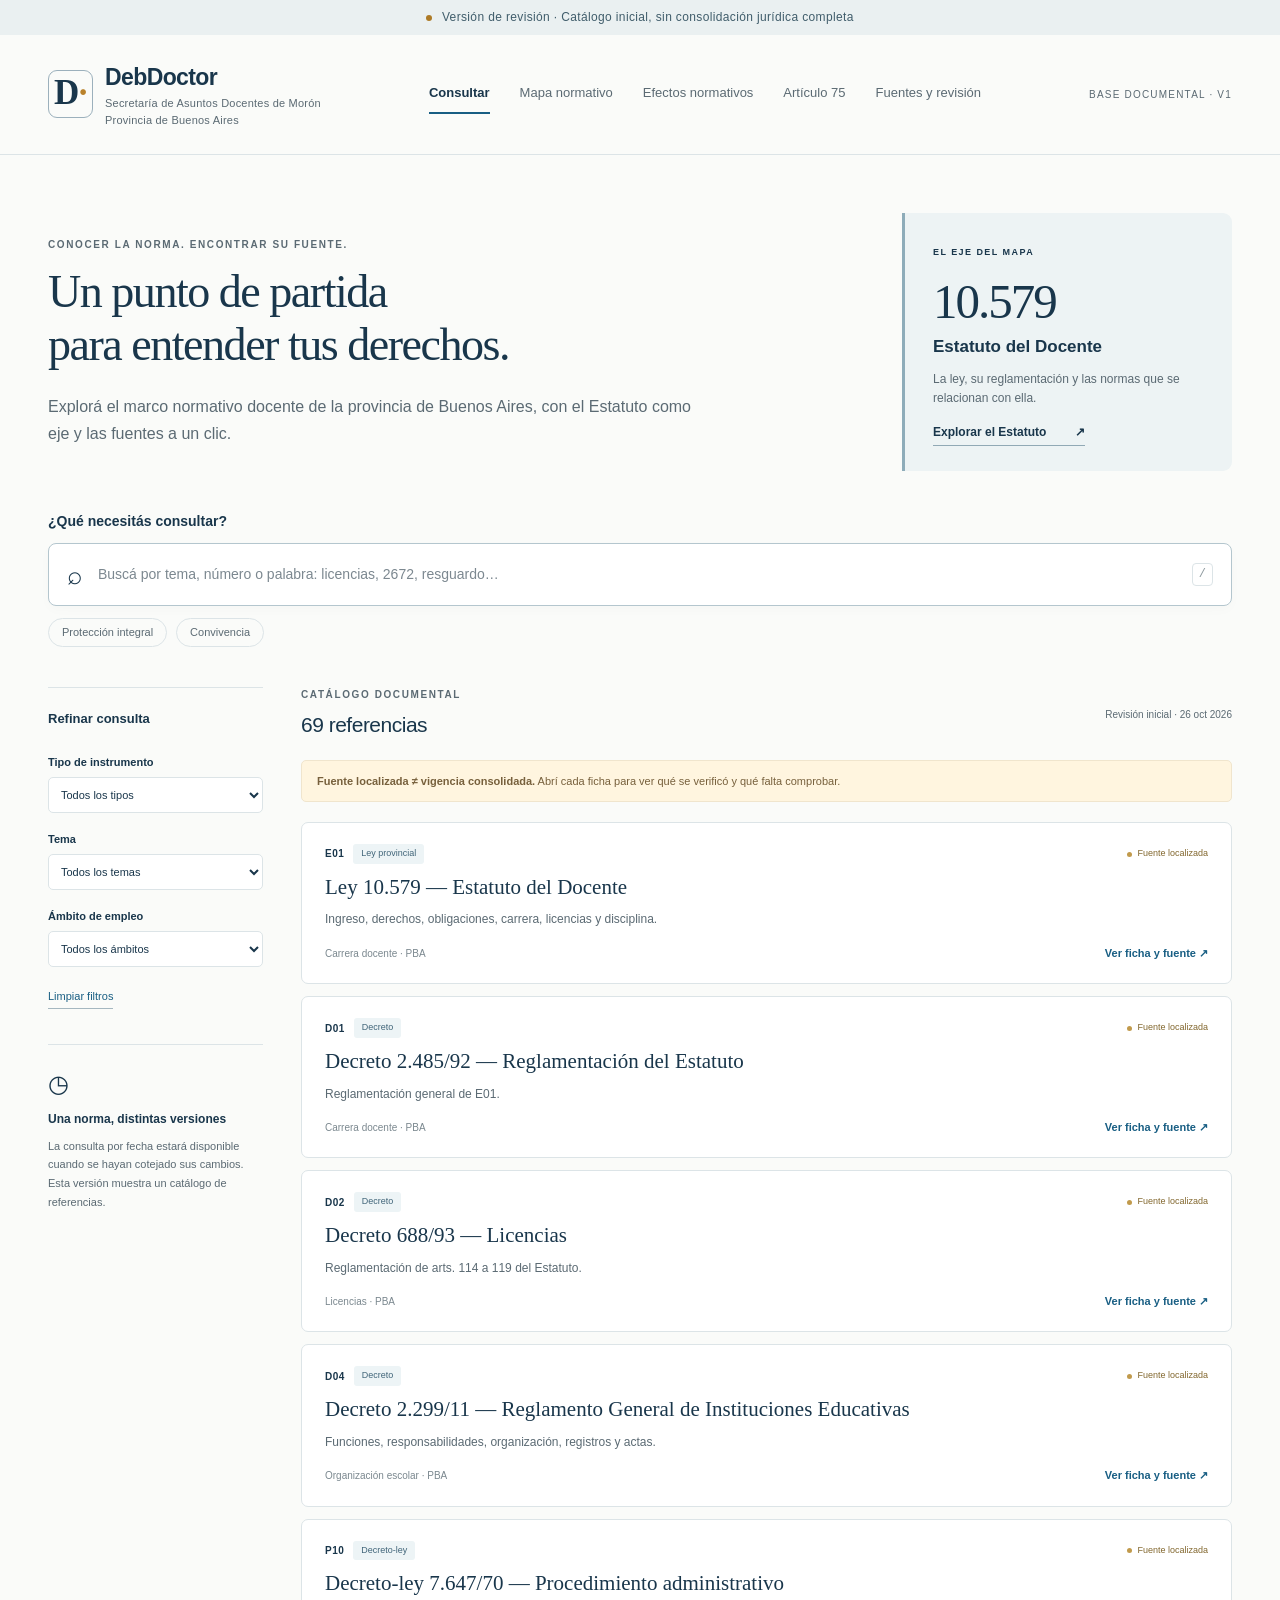
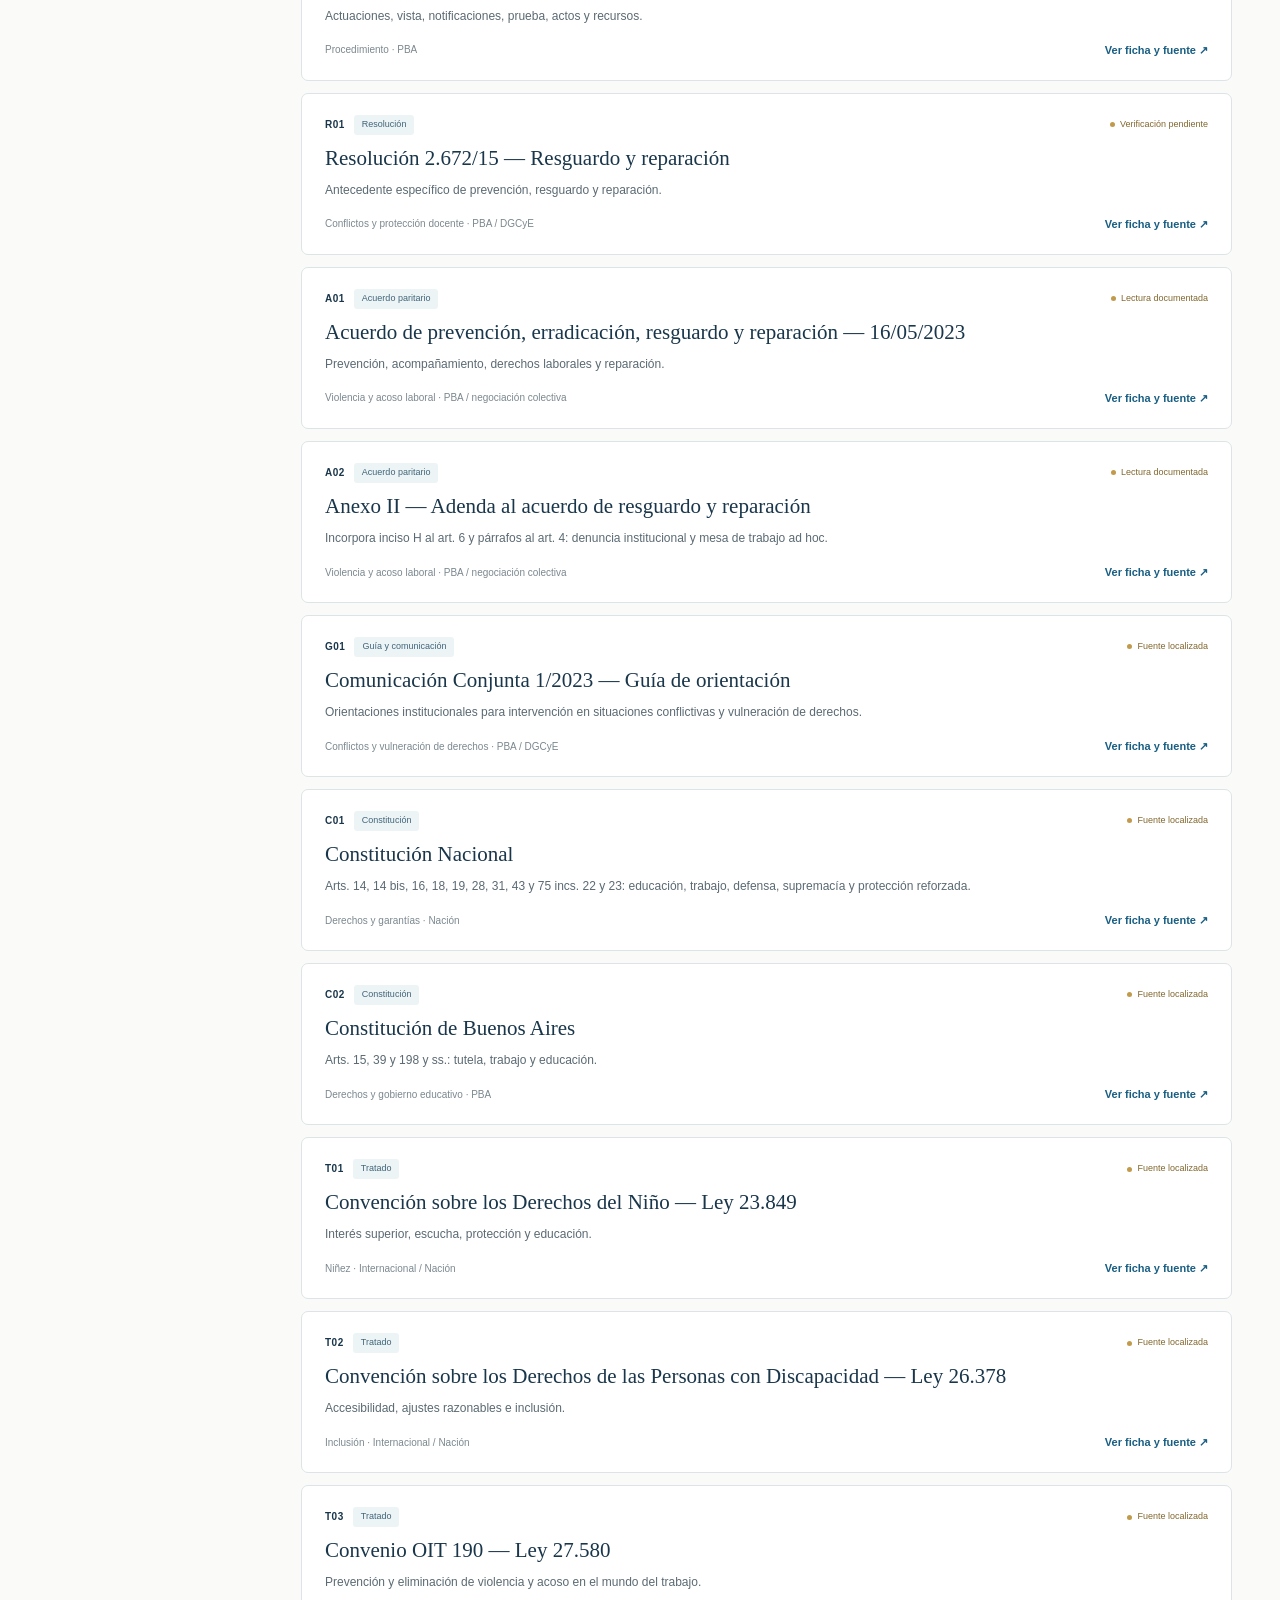
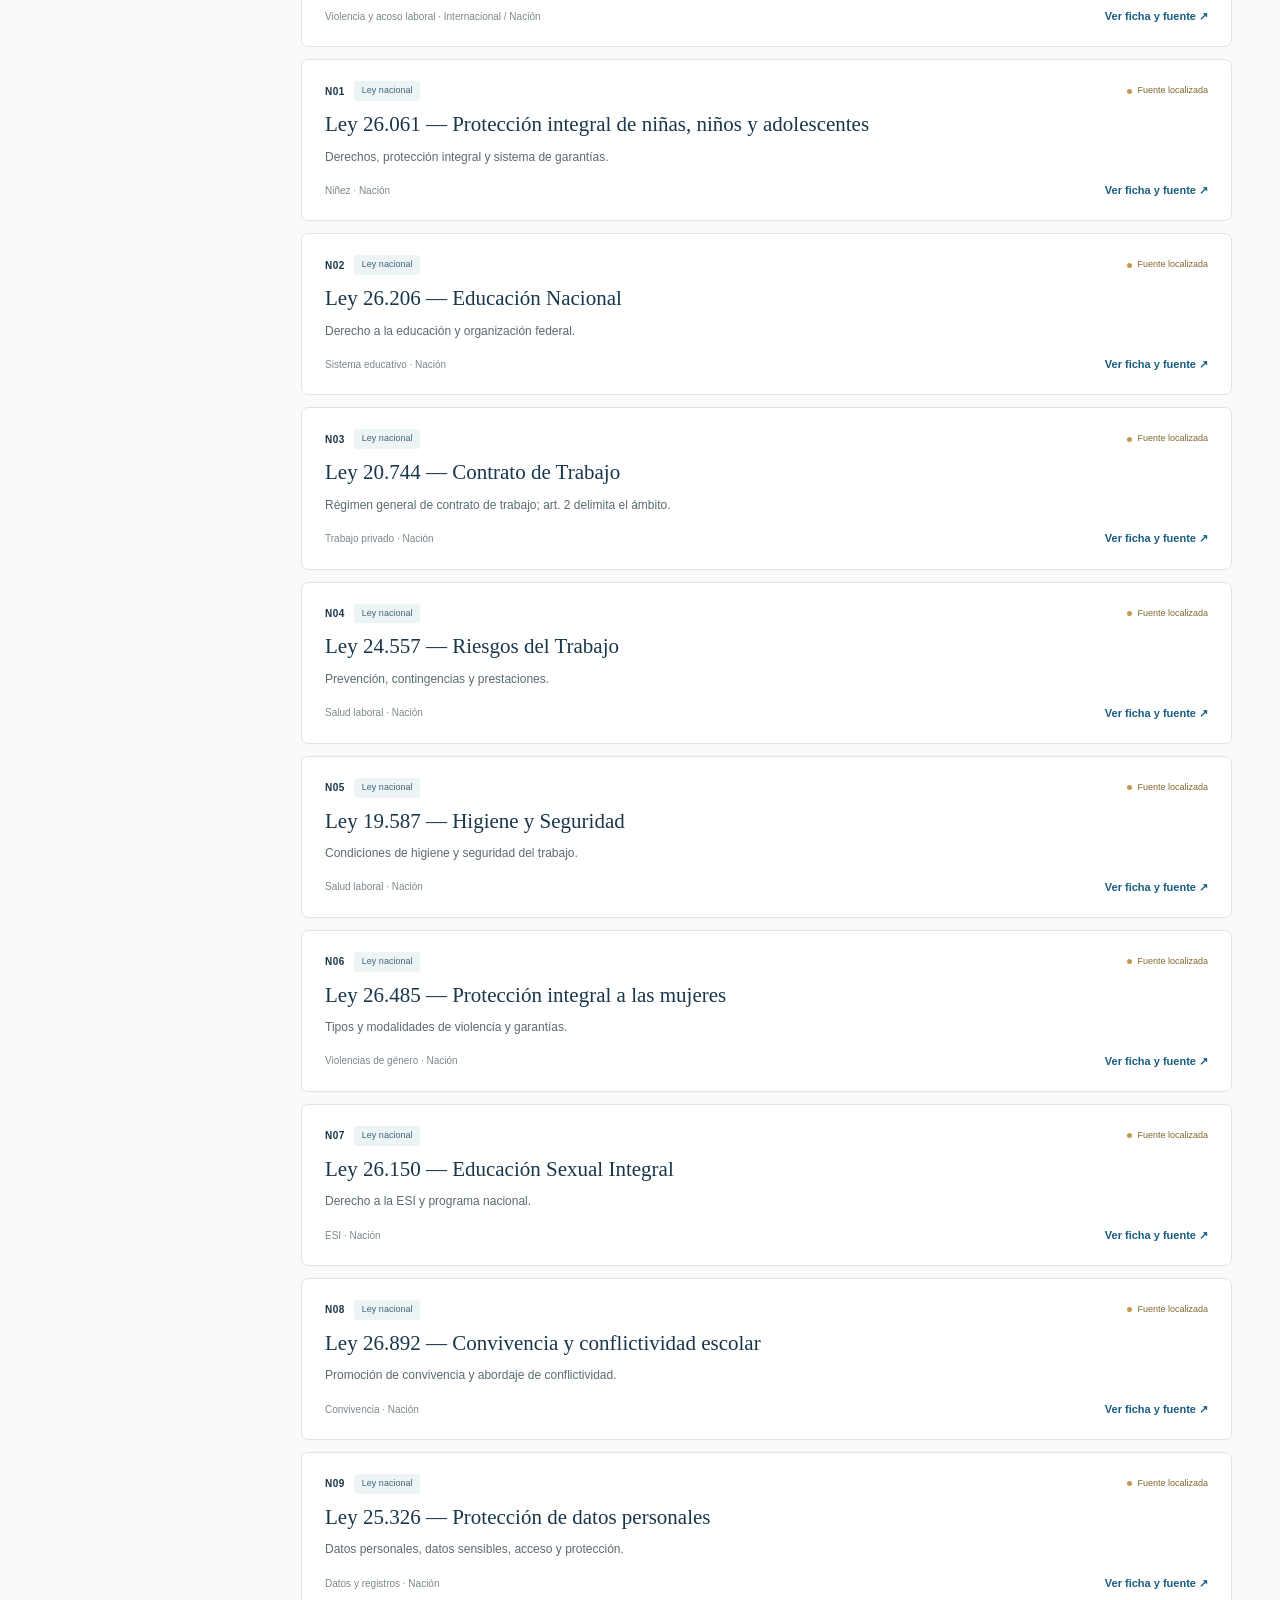
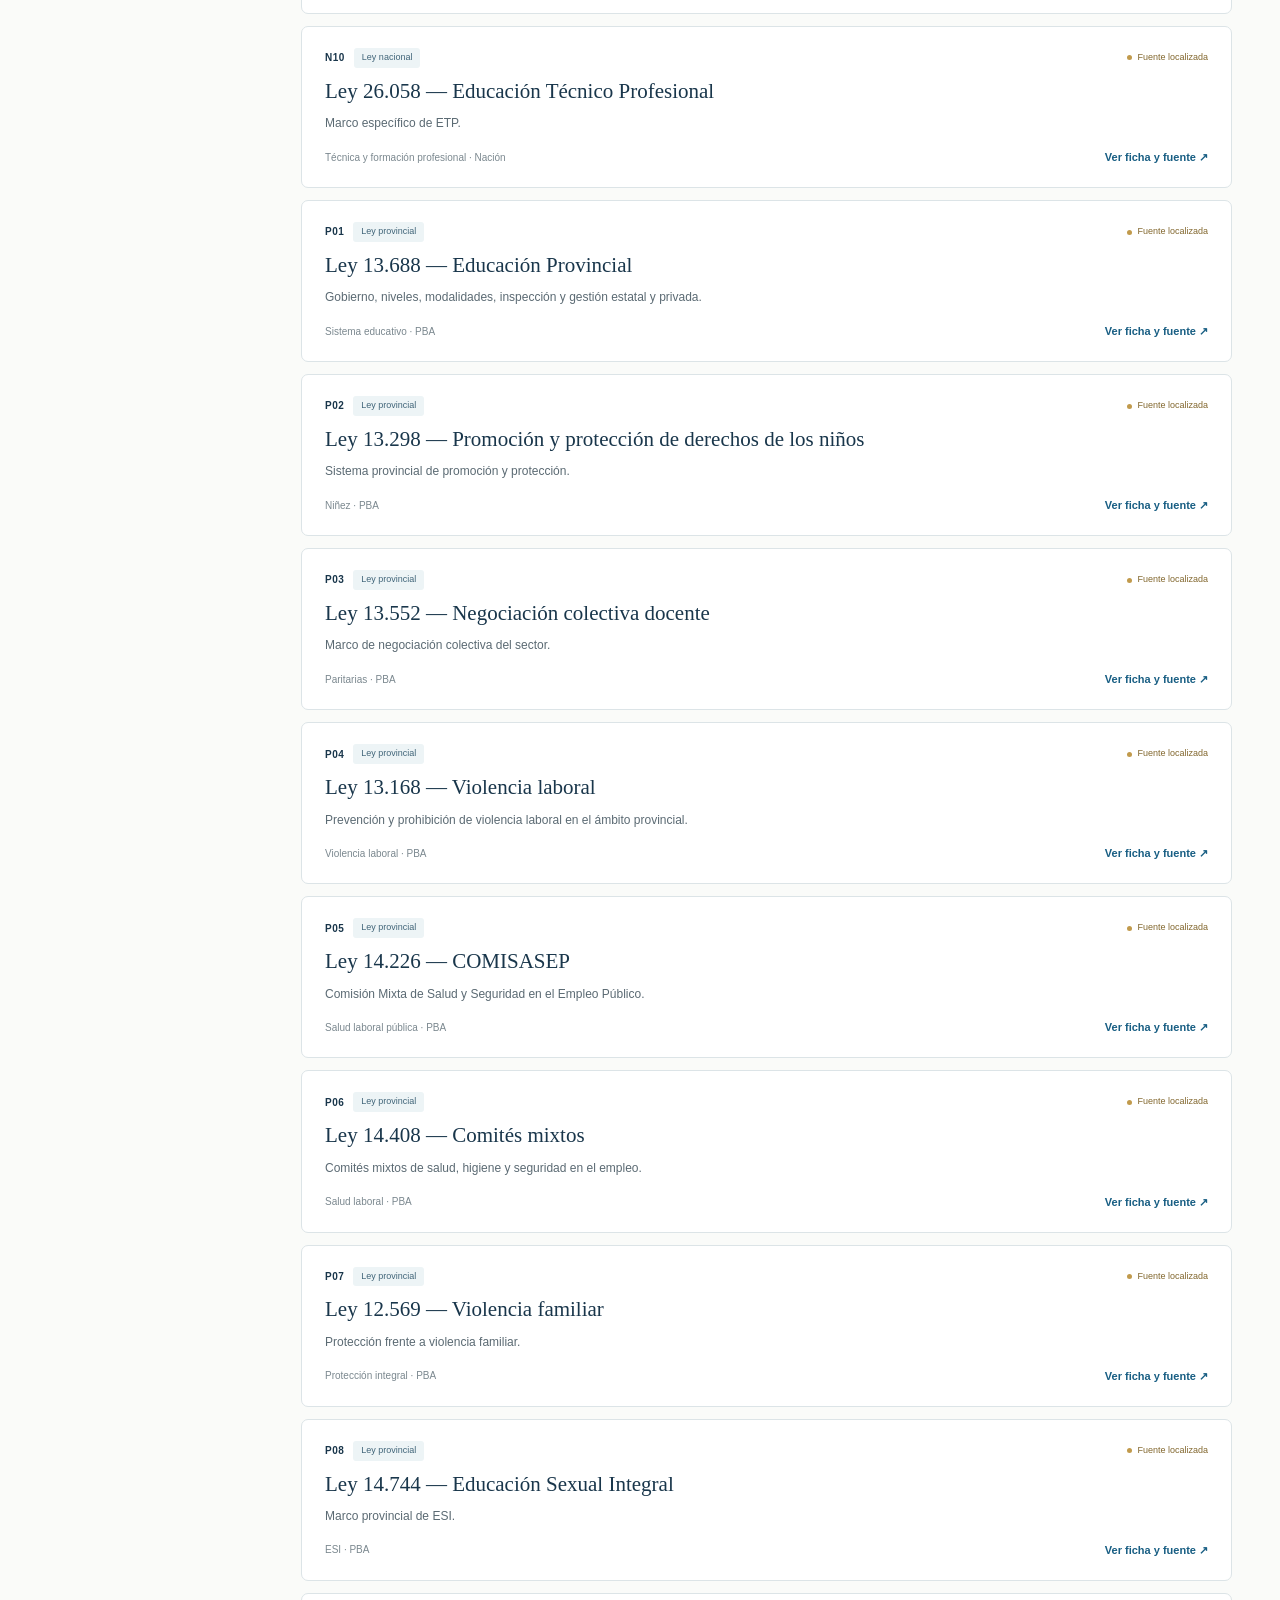
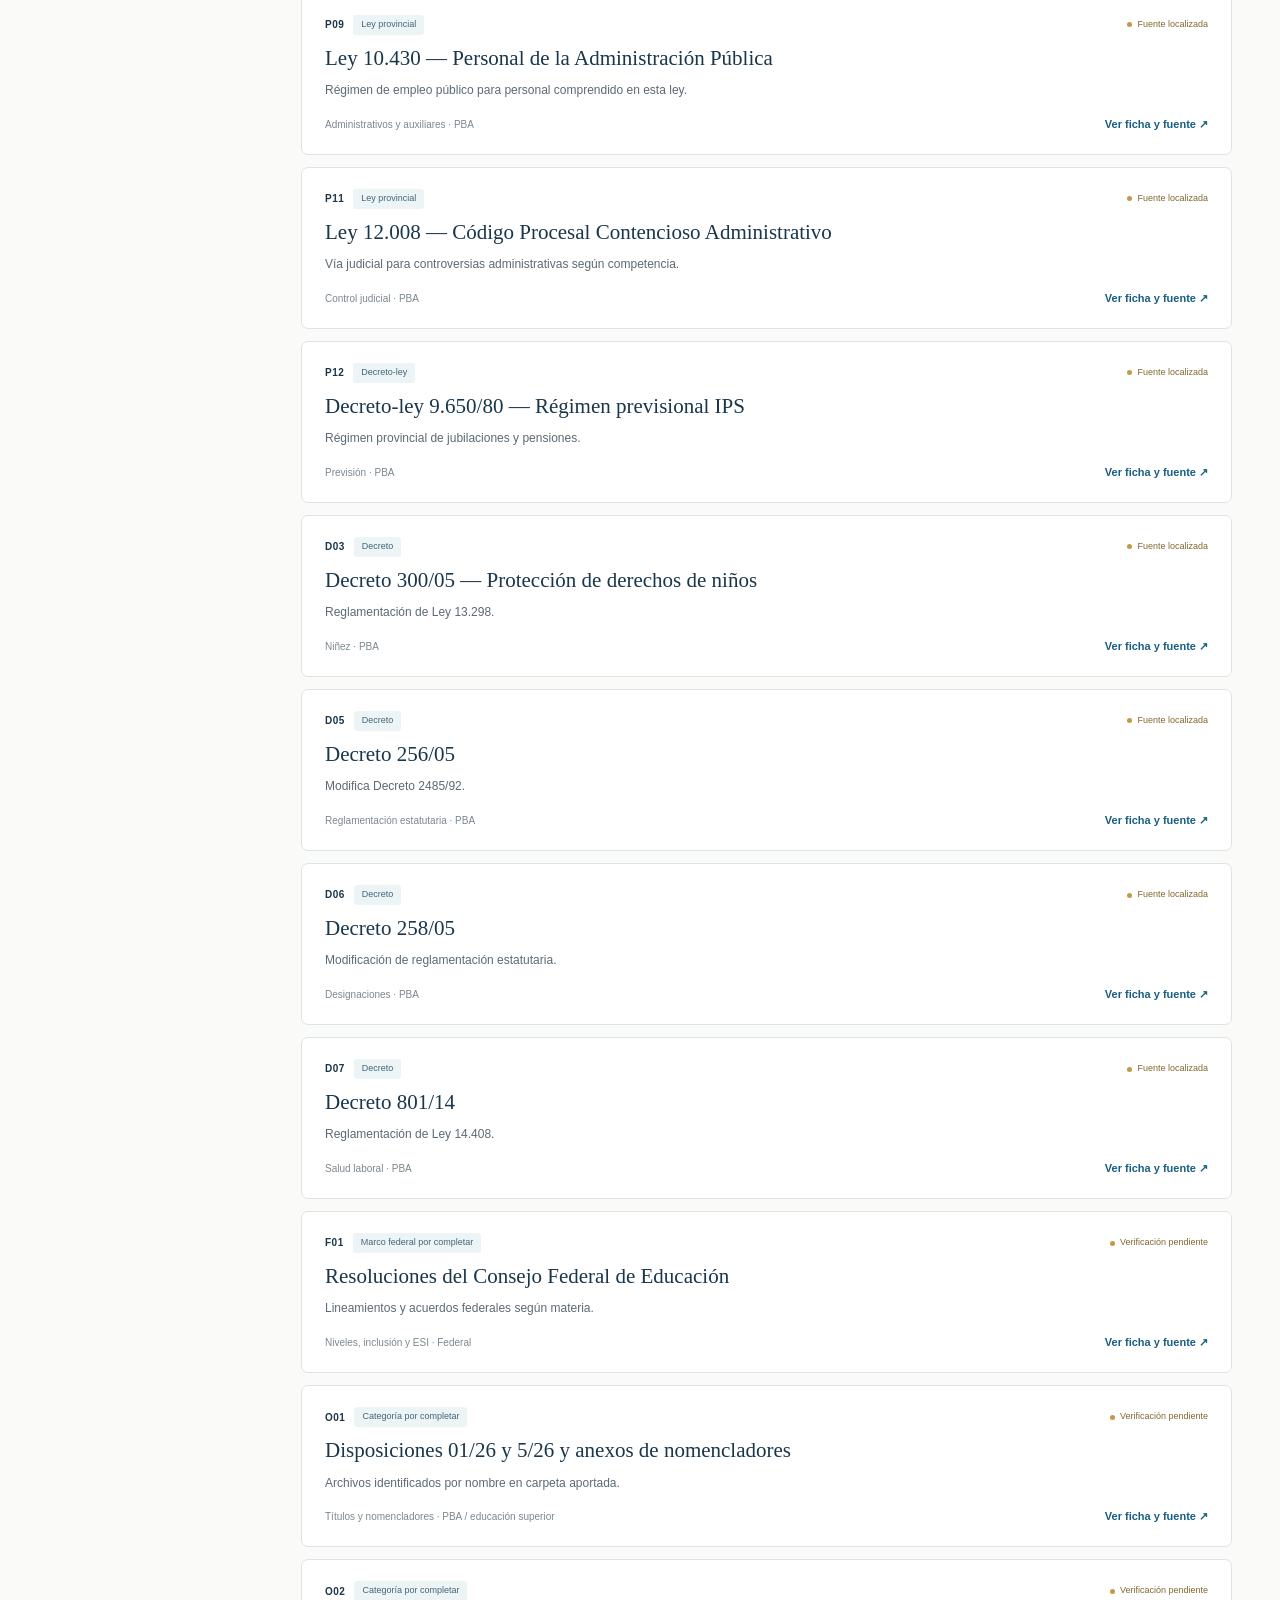
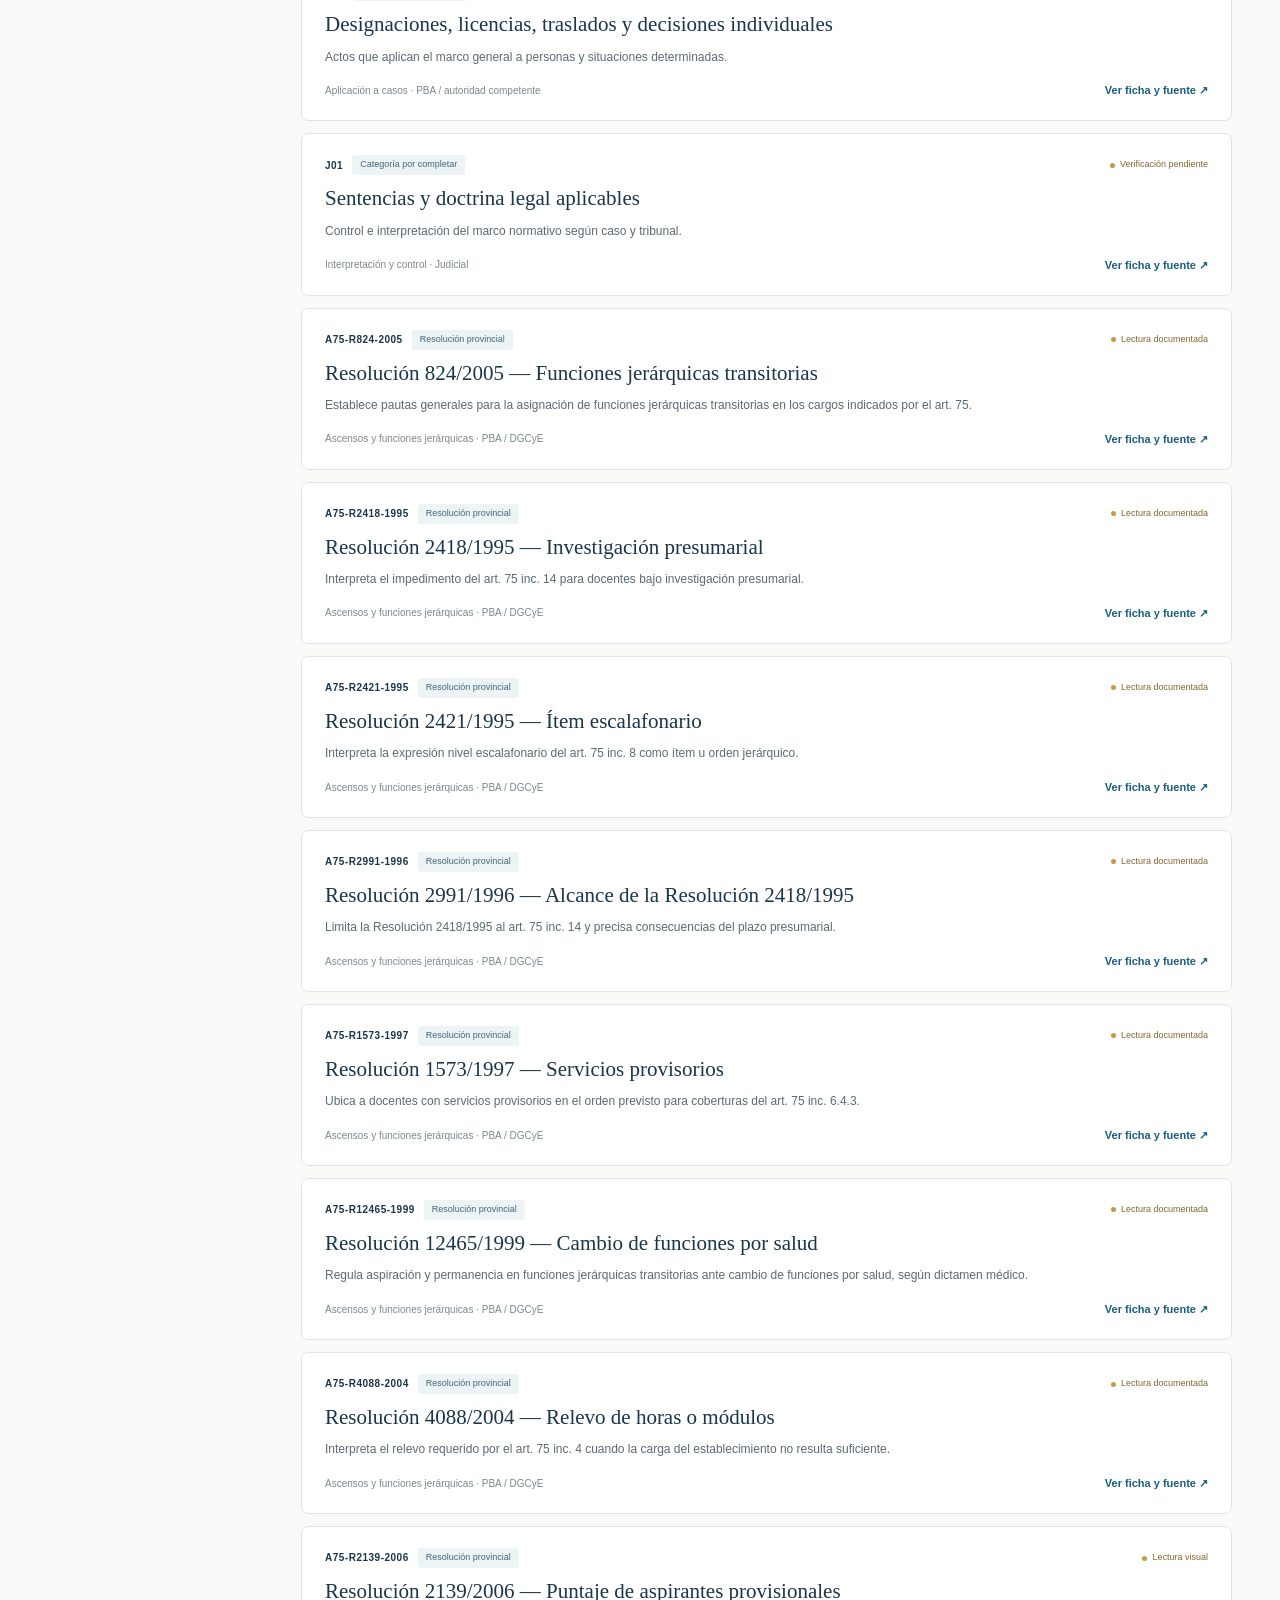
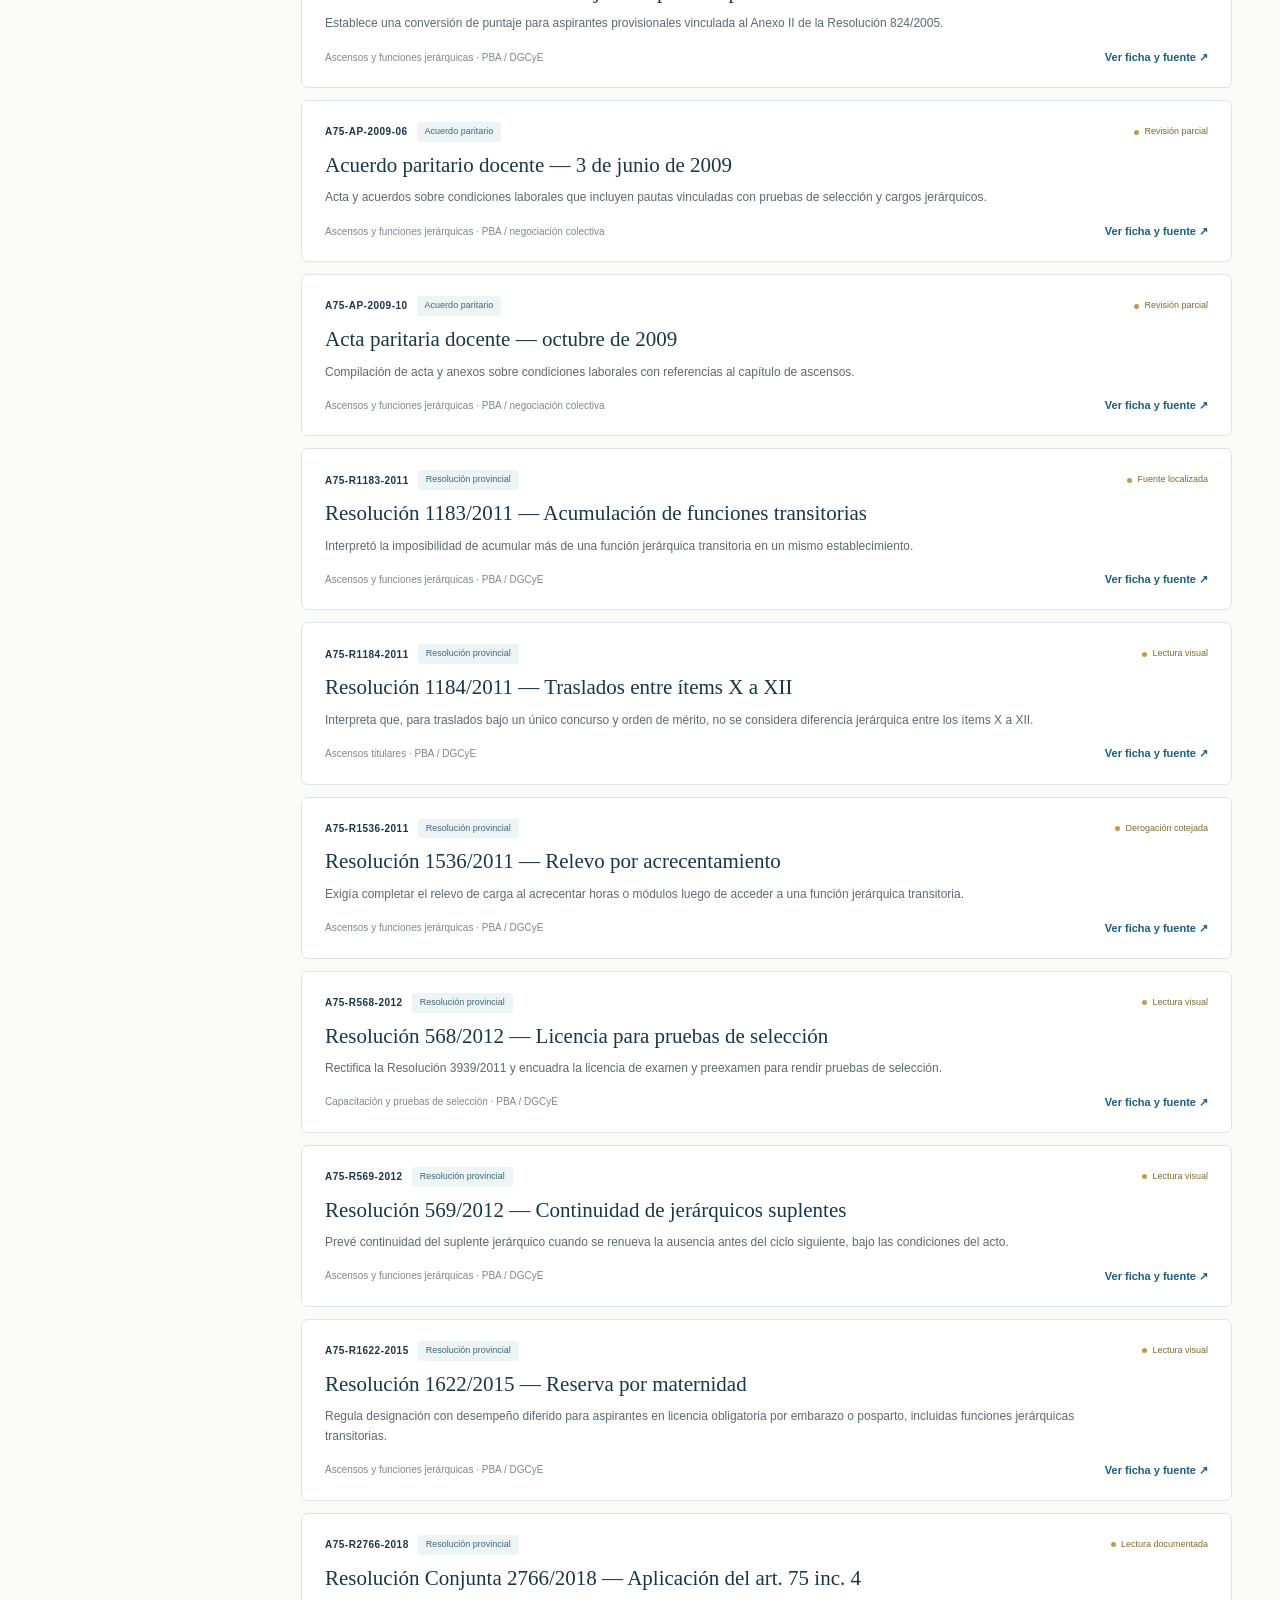
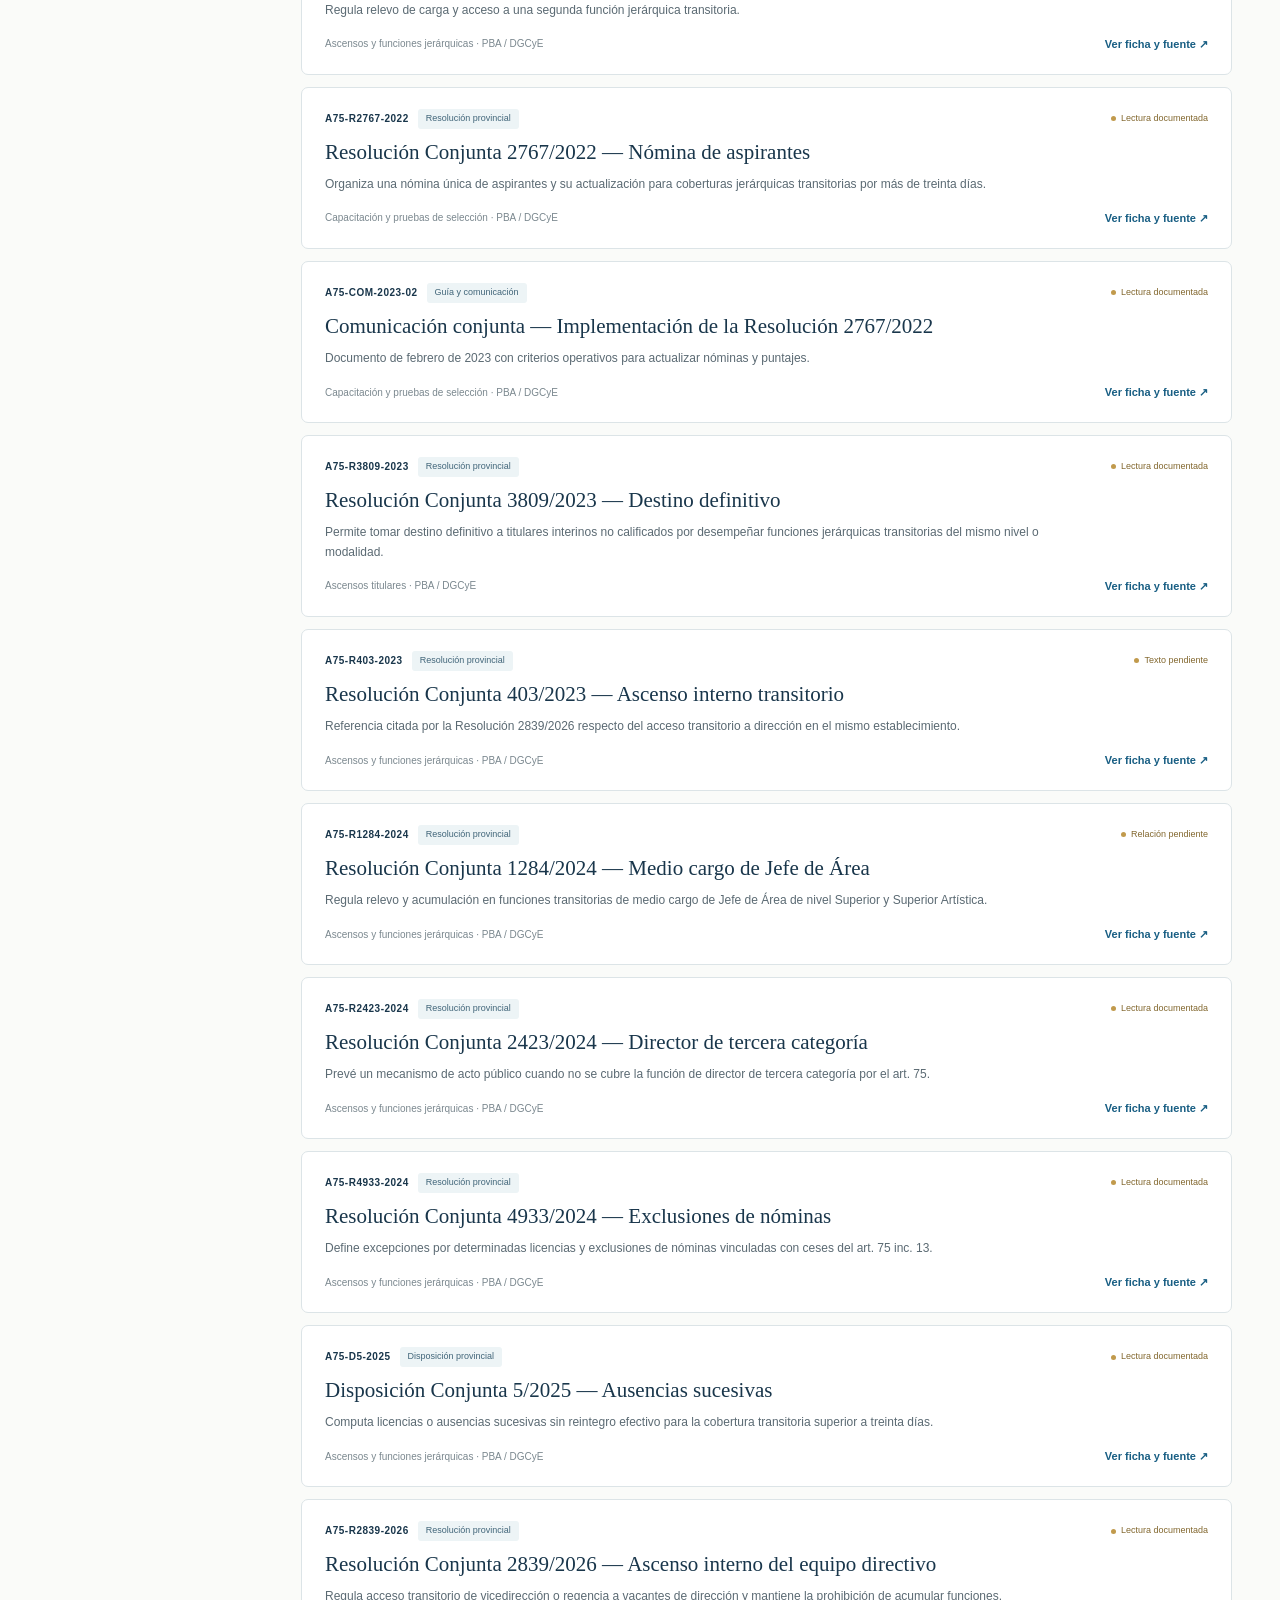
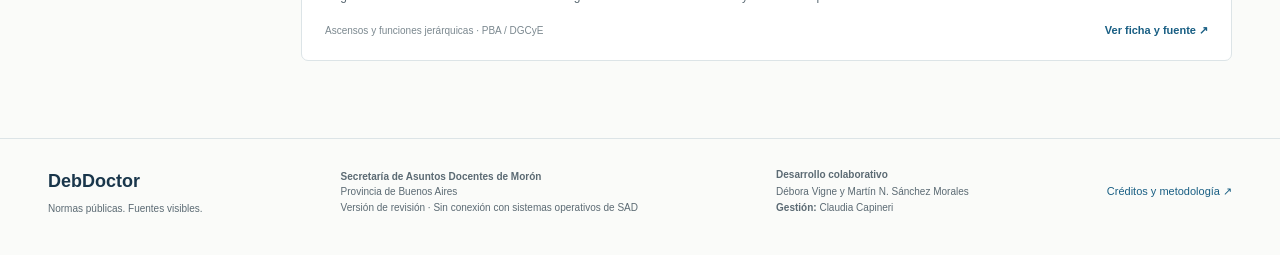
<file: web/index.html>
<!doctype html>
<html lang="es">
<head><meta charset="utf-8"><meta name="viewport" content="width=device-width, initial-scale=1"><meta name="description" content="Prototipo de consulta de normativa docente bonaerense. Fuentes, relaciones y revisión documental."><meta name="robots" content="noindex,nofollow"><title>DebDoctor · Normativa docente</title><link rel="stylesheet" href="styles.css"><link rel="stylesheet" href="map.css"></head>
<body>
<a class="skip" href="#main">Ir al contenido</a>
<div class="review"><span class="dot"></span> Versión de revisión <span class="review-extra">· Catálogo inicial, sin consolidación jurídica completa</span></div>
<header class="header"><a class="brand" href="#catalogo" aria-label="DebDoctor, inicio"><span class="mark" aria-hidden="true">D<span>·</span></span><span>DebDoctor<small>Secretaría de Asuntos Docentes de Morón<br>Provincia de Buenos Aires</small></span></a><nav aria-label="Navegación principal"><a href="#catalogo" data-page="catalogo" aria-current="page">Consultar</a><a href="#mapa" data-page="mapa">Mapa normativo</a><a href="#efectos" data-page="efectos">Efectos normativos</a><a href="ascensos/index.html">Artículo 75</a><a href="#metodo" data-page="metodo">Fuentes y revisión</a></nav><span class="edition">BASE DOCUMENTAL · V1</span></header>
<main id="main">
<section id="catalogo" class="page">
 <div class="hero"><div><p class="eyebrow">CONOCER LA NORMA. ENCONTRAR SU FUENTE.</p><h1>Un punto de partida<br>para entender tus derechos.</h1><p class="intro">Explorá el marco normativo docente de la provincia de Buenos Aires, con el Estatuto como eje y las fuentes a un clic.</p></div><aside class="core"><span class="core-label">EL EJE DEL MAPA</span><span class="core-number">10.579</span><h2>Estatuto del Docente</h2><p>La ley, su reglamentación y las normas que se relacionan con ella.</p><button id="core-open" class="text-button">Explorar el Estatuto <span aria-hidden="true">↗</span></button></aside></div>
 <div class="search-section"><label for="query">¿Qué necesitás consultar?</label><div class="search-box"><span aria-hidden="true">⌕</span><input id="query" type="search" placeholder="Buscá por tema, número o palabra: licencias, 2672, resguardo…" autocomplete="off"><kbd aria-hidden="true">/</kbd></div><div class="topics" aria-label="Consultas frecuentes"><button data-search="niñez">Protección integral</button><button data-search="convivencia">Convivencia</button></div></div>
 <div class="workspace"><aside class="filters" aria-label="Filtros del catálogo"><h2>Refinar consulta</h2><label for="kind">Tipo de instrumento</label><select id="kind"><option value="">Todos los tipos</option></select><label for="topic">Tema</label><select id="topic"><option value="">Todos los temas</option></select><label for="scope">Ámbito de empleo</label><select id="scope"><option value="">Todos los ámbitos</option><option value="publico">Docente público</option><option value="privado">Trabajo privado</option><option value="otro">Otro régimen</option><option value="transversal">Marco transversal</option></select><button id="clear" class="reset">Limpiar filtros</button><div class="filter-note"><span aria-hidden="true">◷</span><h3>Una norma, distintas versiones</h3><p>La consulta por fecha estará disponible cuando se hayan cotejado sus cambios. Esta versión muestra un catálogo de referencias.</p></div></aside>
 <div class="results"><div class="results-heading"><div><p class="eyebrow">CATÁLOGO DOCUMENTAL</p><h2 id="result-count" aria-live="polite">Cargando referencias…</h2></div><span class="asof">Revisión inicial · 26 oct 2026</span></div><div class="notice"><strong>Fuente localizada ≠ vigencia consolidada.</strong> Abrí cada ficha para ver qué se verificó y qué falta comprobar.</div><div id="results-list"></div><div id="empty" class="empty" hidden><h3>No encontramos coincidencias</h3><p>Probá con menos palabras o quitá algún filtro.</p><button class="button" id="empty-clear">Mostrar todo el catálogo</button></div><p id="load-error" role="alert" hidden>No se pudo cargar el catálogo. Serví la carpeta web con un servidor local y volvé a intentar.</p></div></div>
</section>
<section id="mapa" class="page map-page" hidden>
 <p class="eyebrow">NAVEGACIÓN, RELACIONES Y EVIDENCIA</p><h1>El Estatuto en el centro del mapa.</h1><p class="intro">Explorá las normas por ramas. Las agrupaciones ordenan la navegación y no representan por sí mismas jerarquía ni relación jurídica.</p>
 <div class="map-tabs" role="tablist" aria-label="Vistas del mapa normativo"><button id="tab-hierarchy" role="tab" aria-selected="false" aria-controls="hierarchy-view">Jerarquía</button><button id="tab-relations" role="tab" aria-selected="true" aria-controls="relations-view">Árbol de navegación</button></div>
 <section id="hierarchy-view" class="map-view" role="tabpanel" aria-labelledby="tab-hierarchy" hidden>
  <div class="notice"><strong>La posición gráfica no crea una relación jurídica.</strong> Esta vista ordena tipos de instrumentos; competencia, materia, ámbito y fecha deben verificarse en cada ficha.</div>
  <div class="hierarchy-lanes">
   <article><span class="lane-number">01</span><h2>Constituciones y tratados</h2><p>Fundamentos, derechos y garantías con rangos diferenciados.</p><div class="hierarchy-items"><button data-record="C01">Constitución Nacional</button><button data-record="C02">Constitución bonaerense</button><button data-record="T01">Convención sobre los Derechos del Niño</button><button data-record="T02">Convención sobre Discapacidad</button><button data-record="T03">Convenio OIT 190</button></div></article>
   <article><span class="lane-number">02</span><h2>Leyes y regímenes específicos</h2><p>Leyes nacionales y provinciales según materia y competencia.</p><div class="hierarchy-items"><button data-record="N02">Ley de Educación Nacional</button><button data-record="P01">Ley de Educación Provincial</button><button class="is-core" data-record="E01">Ley 10.579 · Estatuto del Docente</button><button data-record="P03">Ley 13.552 · Paritarias docentes</button></div></article>
   <article><span class="lane-number">03</span><h2>Reglamentación y aplicación</h2><p>Decretos y actos administrativos. Su alcance depende de la norma habilitante.</p><div class="hierarchy-items"><button data-record="D01">Decreto 2485/92</button><button data-record="D02">Decreto 688/93</button><button data-record="D04">Decreto 2299/11</button></div></article>
  </div>
 </section>
 <section id="relations-view" class="map-view" role="tabpanel" aria-labelledby="tab-relations">
  <div class="map-metrics" aria-label="Estado documental"><span><strong id="map-node-count">—</strong> normas identificadas</span><span><strong id="map-verified-count">—</strong> conexiones verificadas</span><span><strong id="map-pending-count">—</strong> conexiones pendientes</span><span><strong>0</strong> versiones reconstruidas</span></div>
  <div class="map-controls"><label for="map-topic">Tema<select id="map-topic"><option value="">Todos</option><option value="licencias">Licencias</option></select></label><label class="check-control"><input id="map-pending" type="checkbox" checked> Incluir relaciones pendientes al focalizar</label><label class="check-control multi-control"><input id="map-multi" type="checkbox"> Mantener varias ramas abiertas</label><div class="zoom-controls" aria-label="Zoom del mapa"><button id="map-zoom-out" class="control-button" aria-label="Alejar mapa">−</button><output id="map-zoom" aria-live="polite">100%</output><button id="map-zoom-in" class="control-button" aria-label="Acercar mapa">+</button></div><button id="map-core" class="control-button">Volver al inicio</button><button id="map-fit" class="control-button">Ajustar a la rama activa</button></div>
  <div><p class="control-label">Expandir o contraer una rama de navegación</p><div id="map-groups" class="map-groups" aria-label="Ramas del mapa mental"></div></div>
  <div class="map-legend" aria-label="Leyenda"><span><i class="line-sample navigation"></i> Árbol de navegación</span><span><i class="line-sample solid"></i> Relación focalizada con evidencia</span><span><i class="line-sample dashed"></i> Relación focalizada pendiente</span><span>Las agrupaciones no representan jerarquía jurídica.</span></div>
  <div id="relation-focus" class="relation-focus" hidden><p><strong id="relation-focus-title"></strong><span> Sólo se dibujan las relaciones de la norma seleccionada.</span></p><button id="relation-focus-clear" class="control-button">Volver al árbol limpio</button></div>
  <div id="graph-viewport" class="graph-viewport" tabindex="0" aria-label="Mapa mental interactivo. Use Tab para recorrer nodos; flechas para desplazar; más y menos para zoom."><div id="graph-stage" class="graph-stage"><svg id="graph-lines" aria-hidden="true"></svg><div id="graph-nodes"></div></div><p class="pan-hint">Arrastrá el fondo para desplazarte · Rueda para zoom</p></div>
  <p id="graph-status" class="map-status" role="status" aria-live="polite"></p><p id="graph-error" role="alert" hidden>No se pudo cargar el grafo candidato.</p>
  <div class="accessible-relations"><div class="accessible-heading"><div><p class="eyebrow">LISTA EQUIVALENTE ACCESIBLE</p><h2>Conexiones visibles</h2></div><span id="relation-list-count"></span></div><div id="relation-list"></div></div>
  <div class="notice"><strong>Grafo candidato, no catálogo aprobado.</strong> Cada conexión conserva su fuente, evidencia y pendiente. Una línea continua no implica que exista una versión consolidada.</div>
 </section>
</section>
<section id="efectos" class="page effects-page" hidden>
 <p class="eyebrow">QUÉ NORMA AFECTA A CUÁL Y CON QUÉ EVIDENCIA</p><h1>Efectos normativos documentados.</h1><p class="intro">Candidato v2: cada relación separa la expresión literal de la norma, su interpretación técnica y el alcance documentado, con la evidencia disponible.</p>
 <div class="notice"><strong>No declara vigencia consolidada.</strong> Que no figure una derogación no significa que una norma esté vigente. "Dejar sin efecto" se registra tal como figura y no se equipara a derogar. Ninguna fecha efectiva fue acreditada todavía.</div>
 <div class="map-metrics" aria-label="Estado de las relaciones"><span><strong id="effects-verified-count">—</strong> relaciones verificadas</span><span><strong id="effects-pending-count">—</strong> relaciones pendientes</span><span><strong id="effects-conflict-count">—</strong> conflictos documentales</span></div>
 <div class="effects-controls"><label for="effects-query">Buscar en las relaciones<input id="effects-query" type="search" placeholder="Norma, número o efecto: 1536, reorganización…" autocomplete="off"></label><label for="effects-state">Estado<select id="effects-state"><option value="">Todas</option><option value="verified">Verificadas</option><option value="pending">Pendientes</option></select></label><button id="effects-clear" class="reset">Limpiar</button></div>
 <div class="results-heading"><div><p class="eyebrow">RELACIONES</p><h2 id="effects-count" aria-live="polite">Cargando relaciones…</h2></div></div>
 <div id="effects-list"></div><div id="effects-empty" class="empty" hidden><h3>No hay relaciones con esos criterios</h3><p>Probá con menos palabras o cambiá el estado.</p></div><p id="effects-error" role="alert" hidden>No se pudieron cargar las relaciones normativas.</p>
 <div class="results-heading effects-conflicts-heading"><div><p class="eyebrow">DISCREPANCIAS ENTRE REFERENCIA Y DOCUMENTO</p><h2>Conflictos documentales</h2></div></div><div id="effects-conflicts"></div>
</section>
<section id="metodo" class="page text-page" hidden><p class="eyebrow">TRAZABILIDAD Y ACCESO</p><h1>Que cada referencia pueda comprobarse.</h1><p class="intro">DebDoctor propone organizar documentos públicos y hacer explícitos sus vínculos, versiones y pendientes de revisión.</p><div class="method-grid"><article><span class="step">01</span><h2>Conservar la fuente</h2><p>Registrar origen, enlace, fecha de consulta y huella del documento. Un archivo no es lo mismo que una norma.</p></article><article><span class="step">02</span><h2>Cotejar el contenido</h2><p>Identificar organismo, número, año, artículos y anexos. Localizar una ficha no equivale a validar todo su contenido.</p></article><article><span class="step">03</span><h2>Relacionar los cambios</h2><p>Distinguir qué modifica, sustituye, deroga, reglamenta o complementa a otra norma.</p></article><article><span class="step">04</span><h2>Reconstruir versiones</h2><p>Conservar redacciones y fechas de aplicación. Las consultas históricas requieren esa revisión previa.</p></article></div><div class="method-bottom"><h2>Alcance de este prototipo</h2><p>69 fichas: el catálogo inicial y un módulo candidato del artículo 75, con pendientes de cotejo. Los textos descriptivos son síntesis de trabajo. No se ofrece todavía un texto consolidado oficial ni respuestas automáticas sobre casos individuales.</p><h2>Fuentes de referencia</h2><p>ABC / DGCyE, Normas GBA y Argentina.gob.ar. La carpeta aportada de nomencladores figura como antecedente documental; sus archivos no fueron auditados integralmente.</p><h2>Acceso y privacidad</h2><p>Este prototipo contiene referencias normativas. No recibe denuncias, expedientes, legajos ni datos personales. No utiliza analítica ni formularios de recolección.</p><h2>Créditos</h2><p><strong>Desarrollo colaborativo:</strong> Débora Vigne y Martín N. Sánchez Morales.<br><strong>Gestión:</strong> Claudia Capineri.</p><p class="credit-note">La atribución reconoce la participación en el proyecto y no implica aprobación jurídica automática de las normas, relaciones o conclusiones documentales.</p><h2>Una iniciativa en preparación</h2><p>Proyecto en desarrollo para SAD Morón Sistemas. Esta versión no se presenta como sitio institucional oficial ni como asesoramiento jurídico individual.</p></div></section>
</main>
<footer><a class="footer-brand" href="#catalogo">DebDoctor<span>Normas públicas. Fuentes visibles.</span></a><p><strong>Secretaría de Asuntos Docentes de Morón</strong><br>Provincia de Buenos Aires<br>Versión de revisión · Sin conexión con sistemas operativos de SAD</p><p class="footer-credits"><strong>Desarrollo colaborativo</strong><br>Débora Vigne y Martín N. Sánchez Morales<br><strong>Gestión:</strong> Claudia Capineri</p><a href="#metodo">Créditos y metodología ↗</a></footer>
<dialog id="detail" aria-labelledby="detail-title"><div class="dialog-top"><span id="detail-id"></span><button id="close-detail" aria-label="Cerrar ficha">✕</button></div><div id="detail-content"></div></dialog>
<script type="module" src="app.mjs"></script>
</body></html>
</file>
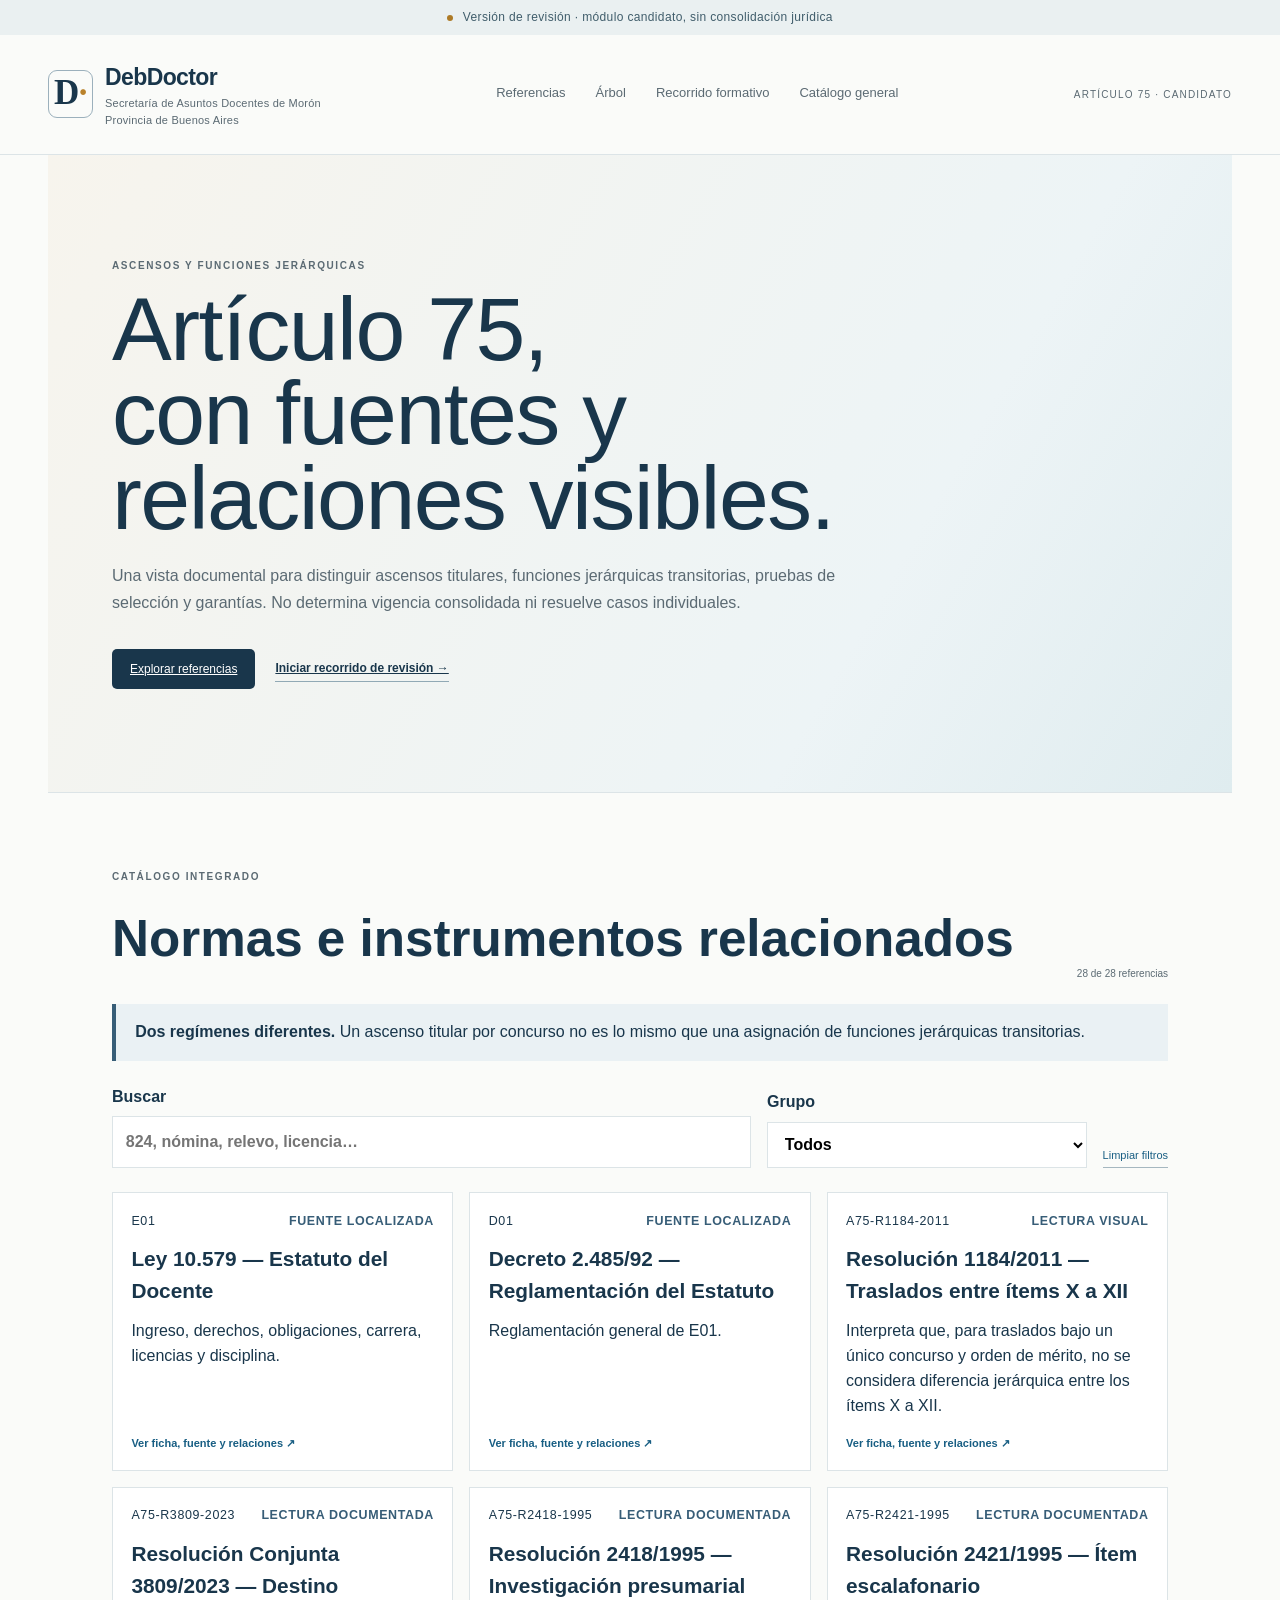
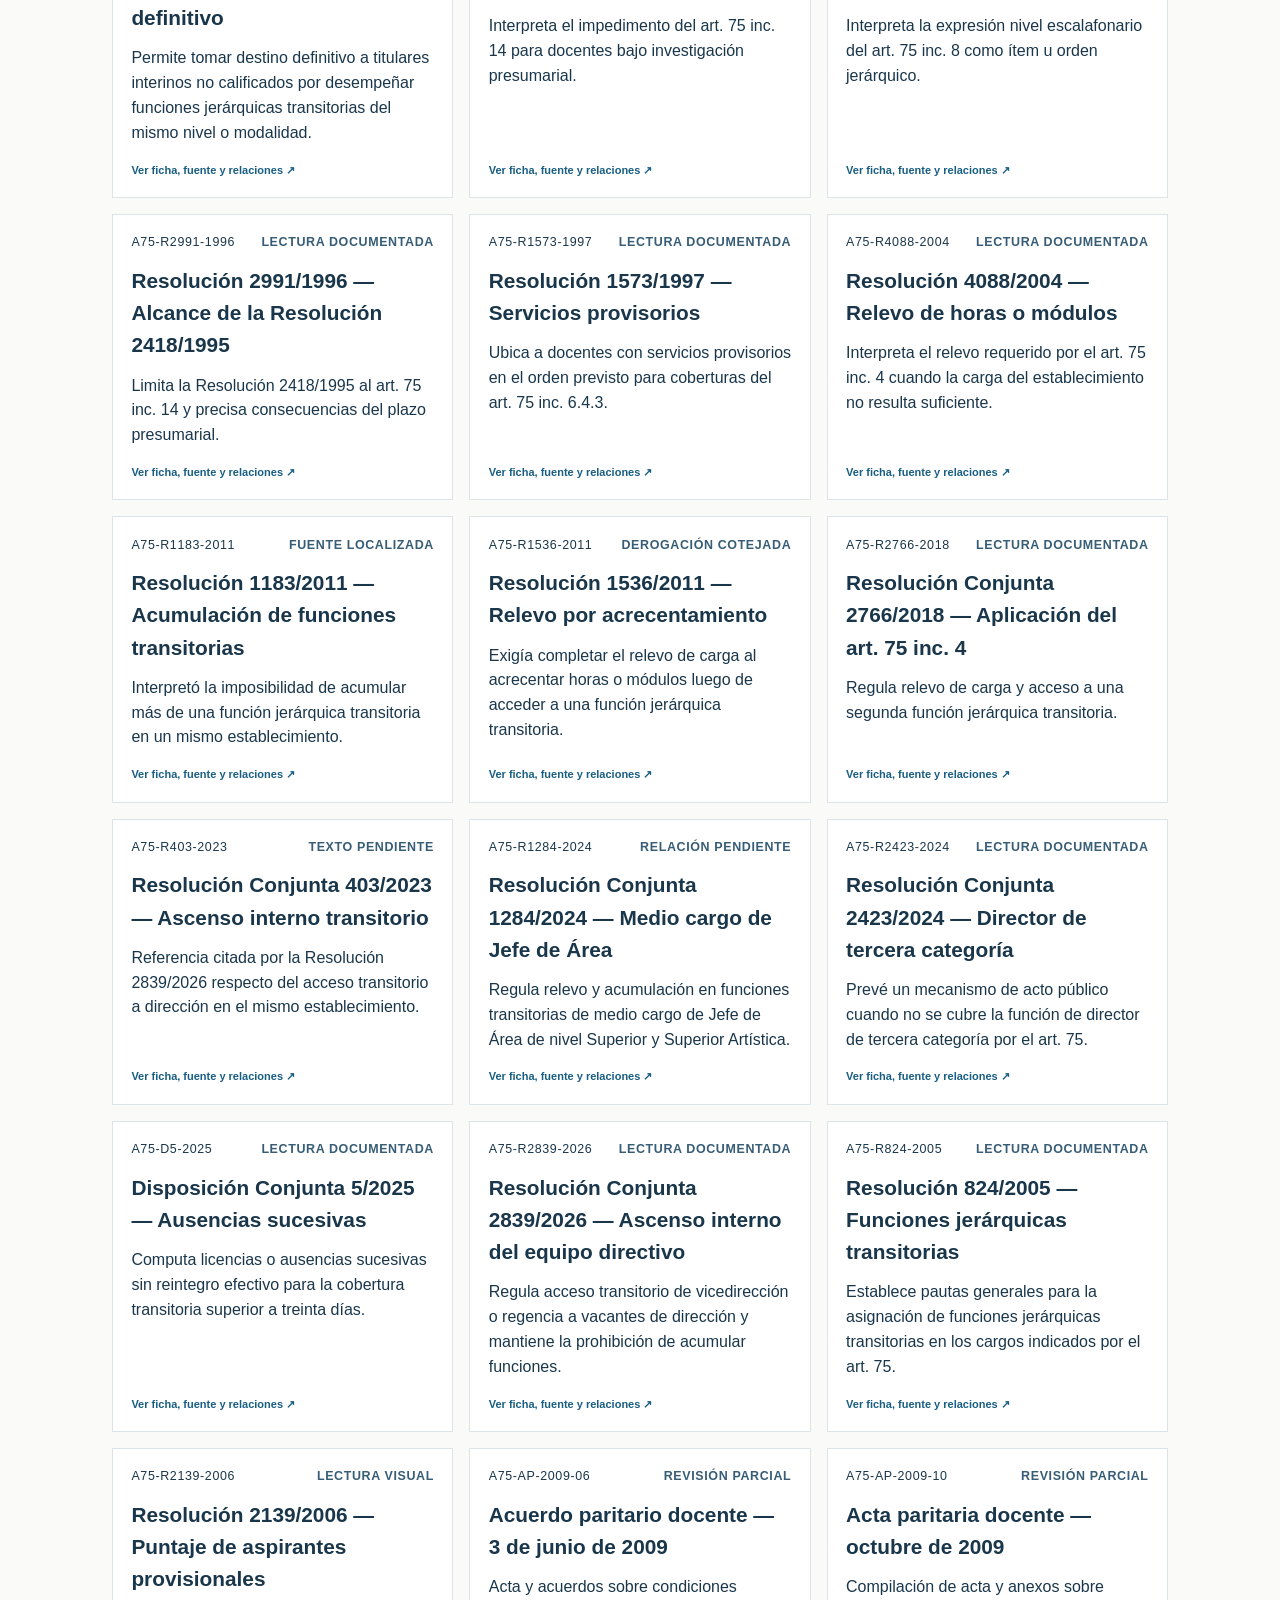
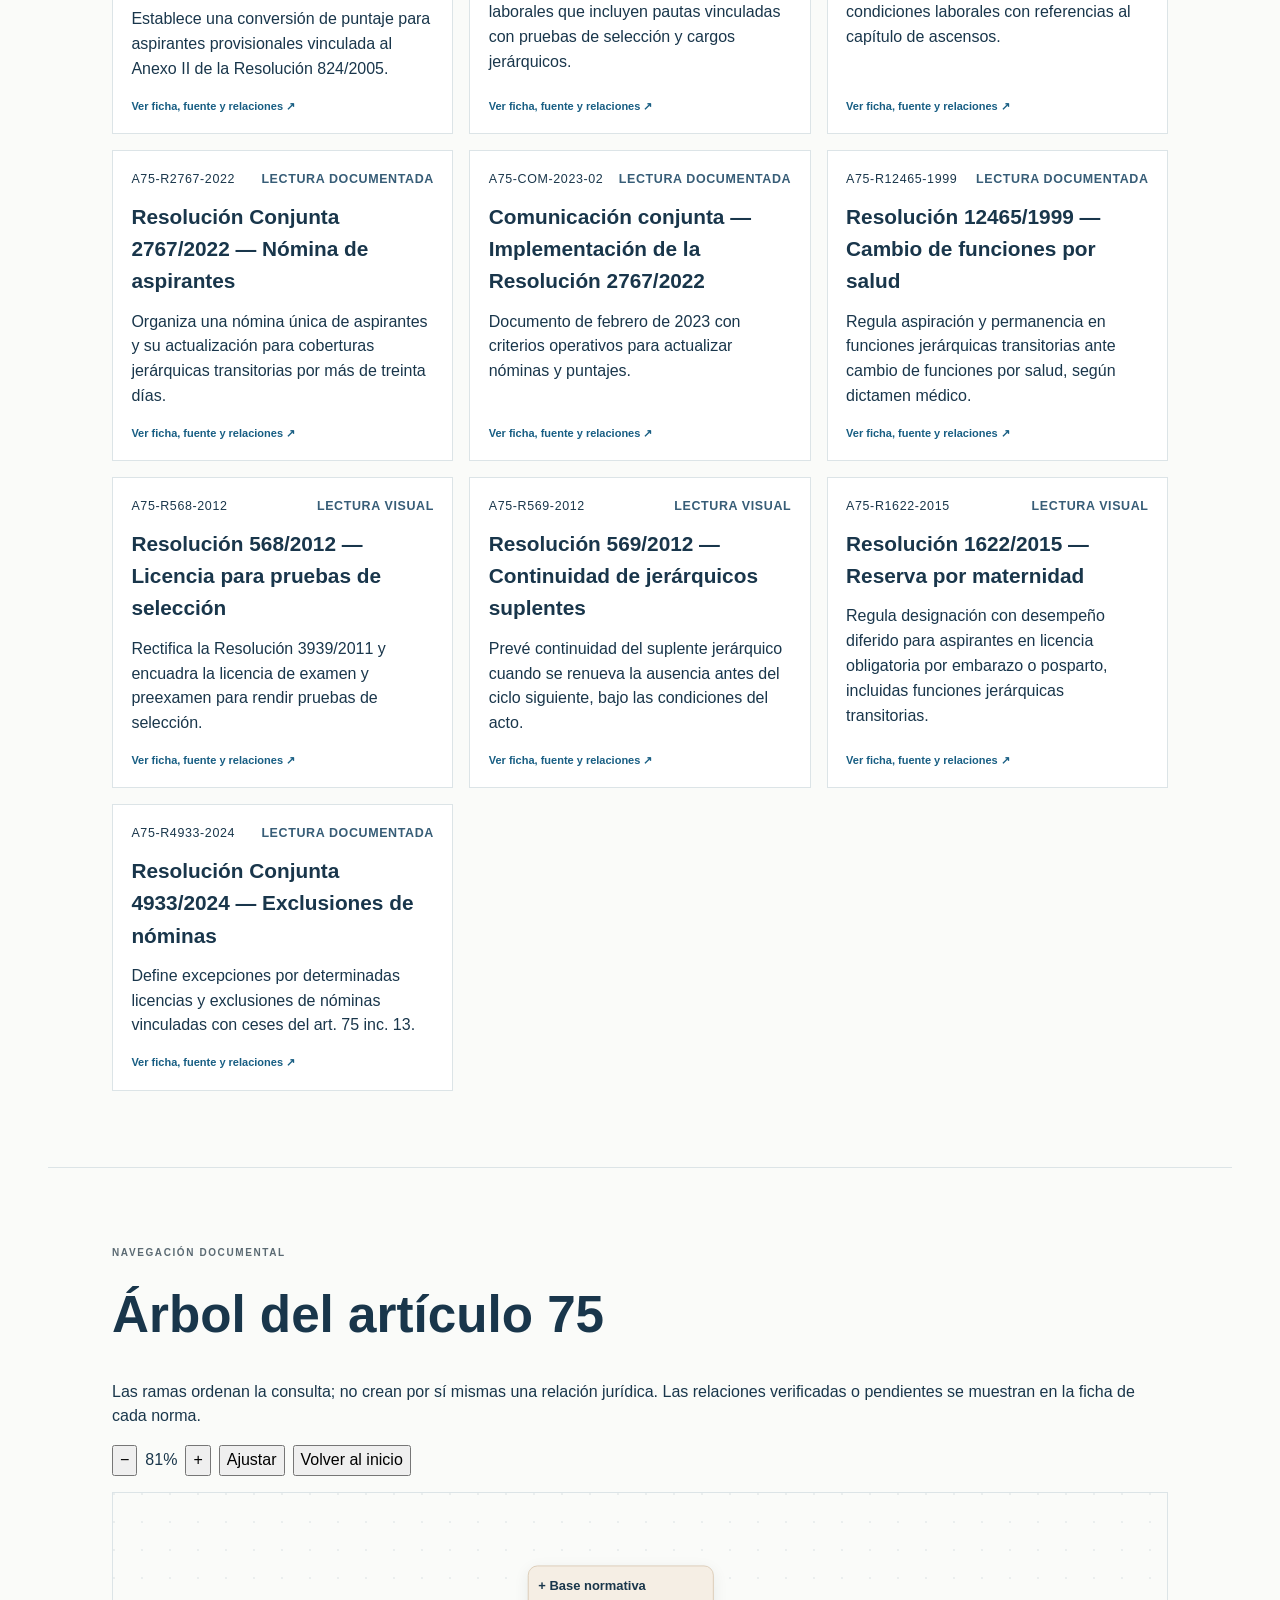
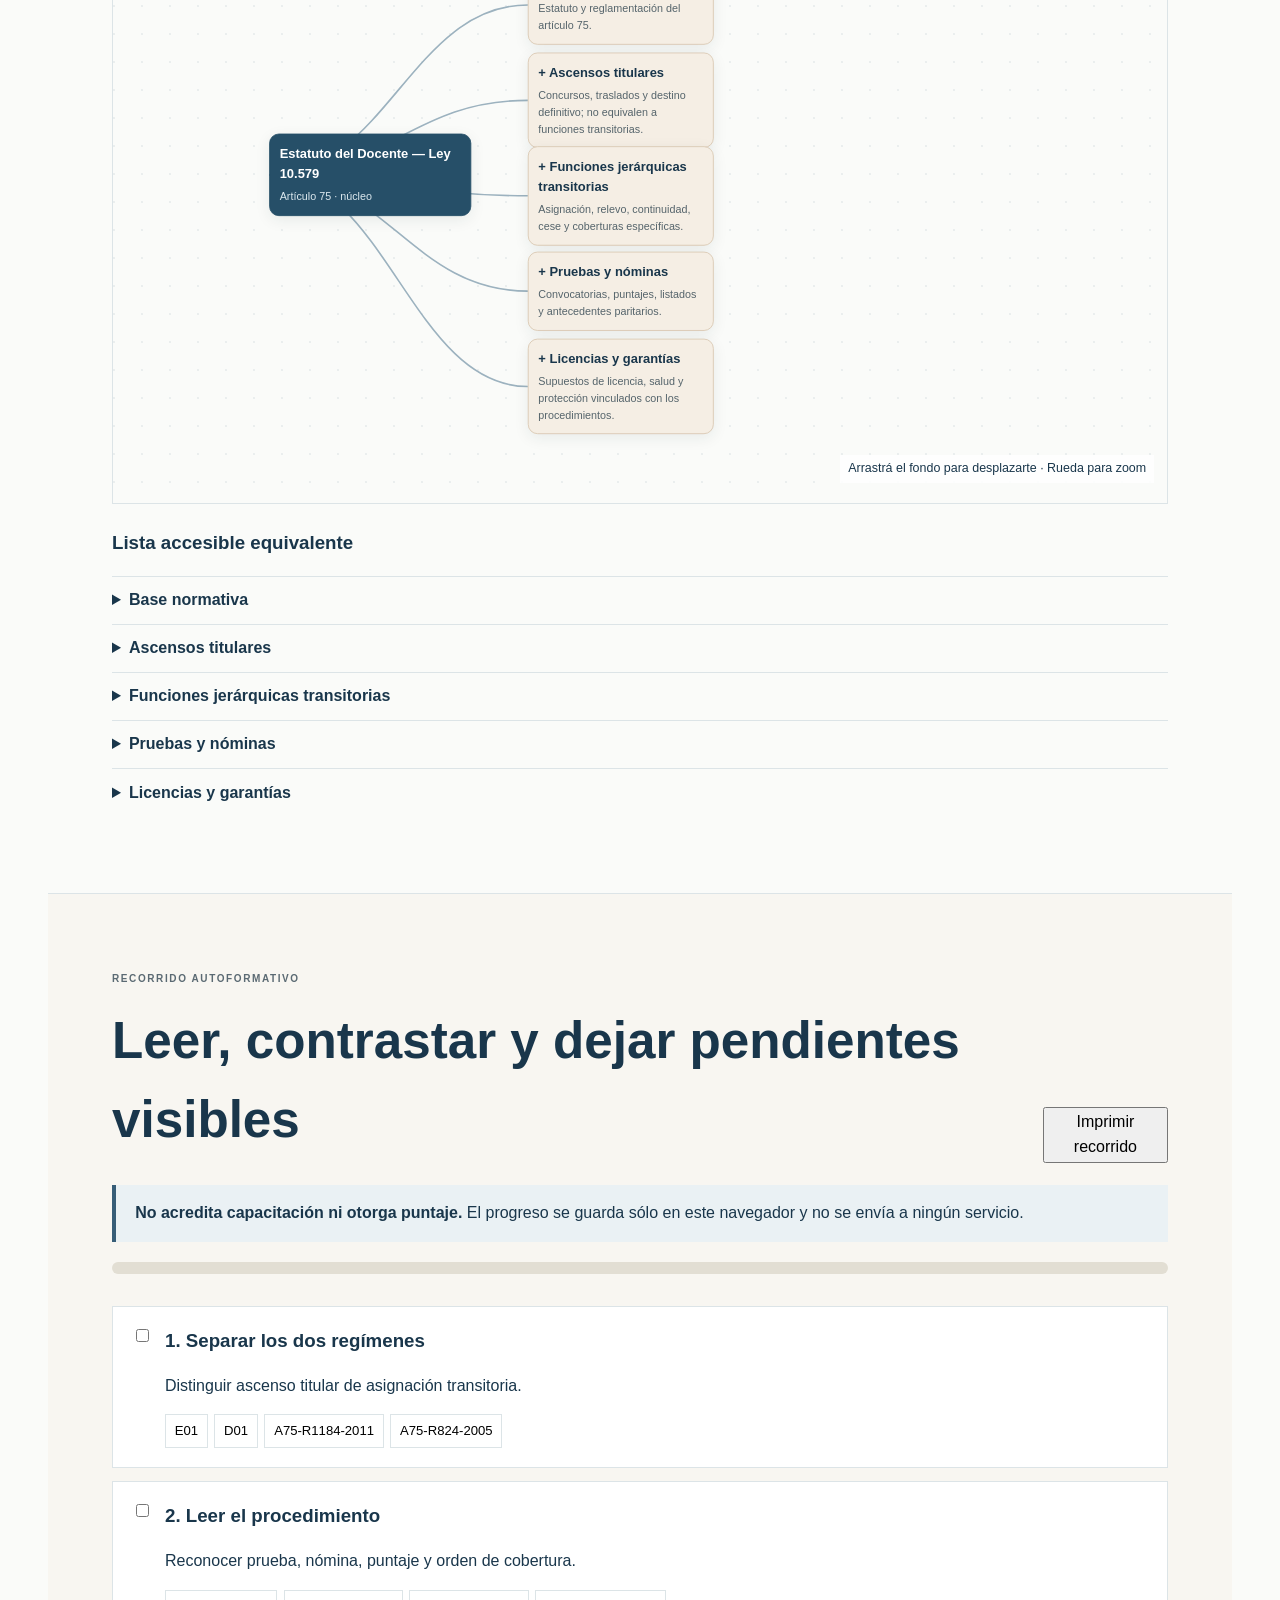
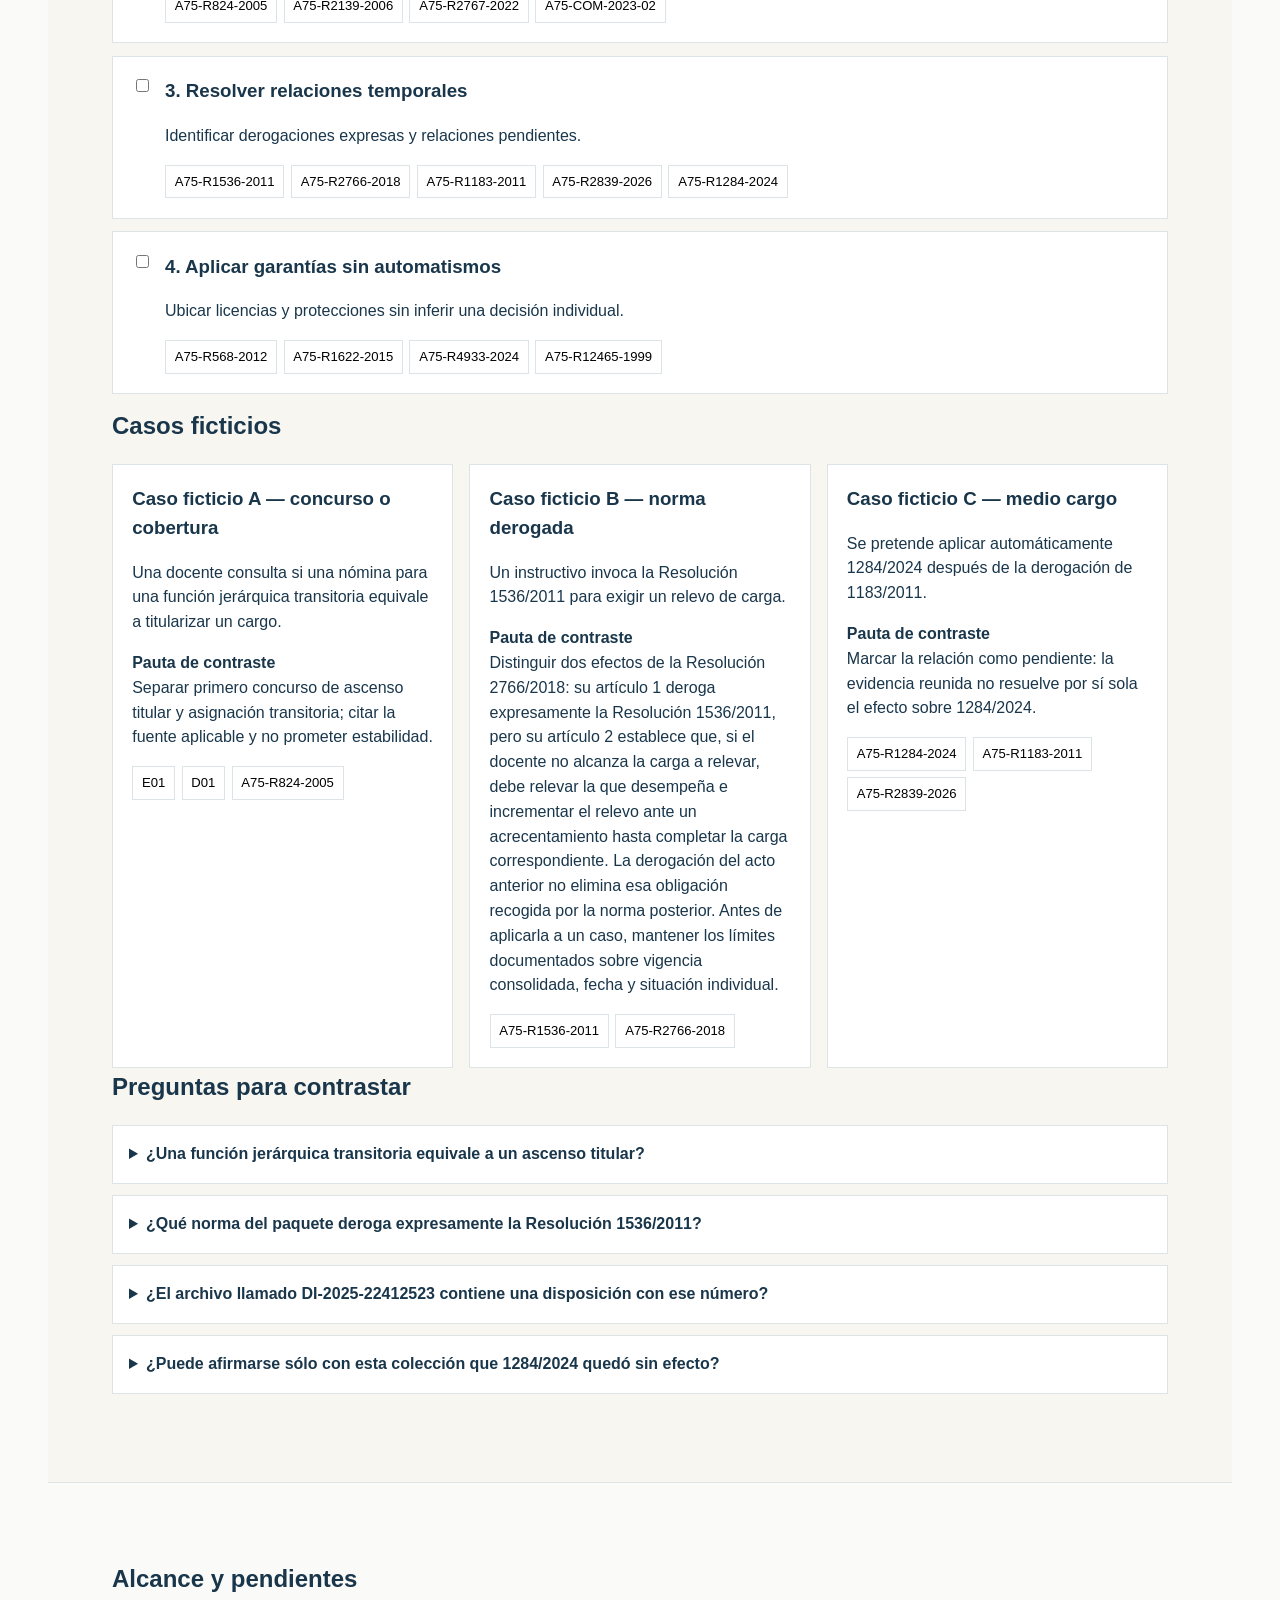
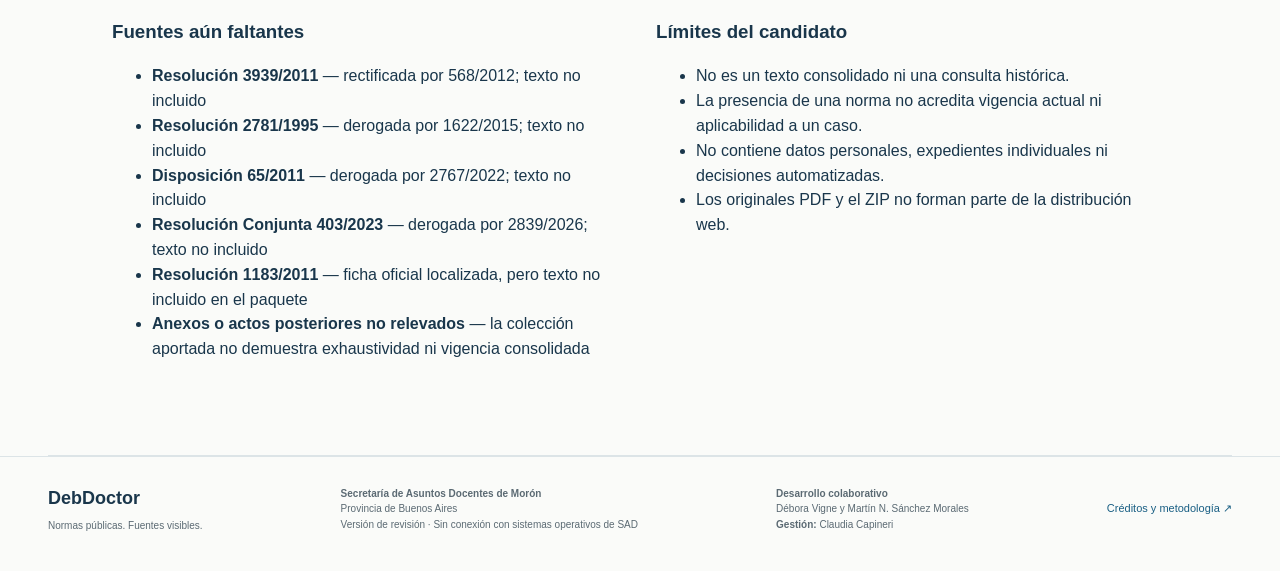
<file: web/ascensos/index.html>
<!doctype html>
<html lang="es">
<head>
 <meta charset="utf-8"><meta name="viewport" content="width=device-width,initial-scale=1">
 <meta name="description" content="Módulo candidato sobre ascensos y funciones jerárquicas del artículo 75 del Estatuto del Docente bonaerense.">
 <meta name="robots" content="noindex,nofollow"><title>Artículo 75 · DebDoctor</title>
 <link rel="stylesheet" href="../styles.css"><link rel="stylesheet" href="styles.css">
</head>
<body>
<a class="skip" href="#main">Ir al contenido</a>
<div class="review"><span class="dot"></span> Versión de revisión <span class="review-extra">· módulo candidato, sin consolidación jurídica</span></div>
<header class="header"><a class="brand" href="../index.html#catalogo"><span class="mark" aria-hidden="true">D<span>·</span></span><span>DebDoctor<small>Secretaría de Asuntos Docentes de Morón<br>Provincia de Buenos Aires</small></span></a><nav aria-label="Navegación principal"><a href="#catalogo">Referencias</a><a href="#arbol">Árbol</a><a href="#capacitacion">Recorrido formativo</a><a href="../index.html#catalogo">Catálogo general</a></nav><span class="edition">ARTÍCULO 75 · CANDIDATO</span></header>
<main id="main">
 <section class="module-hero"><p class="eyebrow">ASCENSOS Y FUNCIONES JERÁRQUICAS</p><h1>Artículo 75,<br>con fuentes y relaciones visibles.</h1><p class="intro">Una vista documental para distinguir ascensos titulares, funciones jerárquicas transitorias, pruebas de selección y garantías. No determina vigencia consolidada ni resuelve casos individuales.</p><div class="hero-actions"><a class="button" href="#catalogo">Explorar referencias</a><a class="text-button" href="#capacitacion">Iniciar recorrido de revisión →</a></div></section>
 <section id="catalogo" class="module-section"><div class="section-heading"><div><p class="eyebrow">CATÁLOGO INTEGRADO</p><h2>Normas e instrumentos relacionados</h2></div><span id="record-count" class="asof">Cargando…</span></div>
  <div class="module-notice"><strong>Dos regímenes diferentes.</strong> Un ascenso titular por concurso no es lo mismo que una asignación de funciones jerárquicas transitorias.</div>
  <div class="module-tools"><label>Buscar<input id="article-query" type="search" placeholder="824, nómina, relevo, licencia…"></label><label>Grupo<select id="article-group"><option value="">Todos</option></select></label><button id="article-clear" class="reset">Limpiar filtros</button></div>
  <div id="article-records" class="article-grid"></div><p id="module-error" role="alert" hidden>No se pudo cargar el módulo.</p>
 </section>
 <section id="arbol" class="module-section"><div class="section-heading"><div><p class="eyebrow">NAVEGACIÓN DOCUMENTAL</p><h2>Árbol del artículo 75</h2></div></div><p>Las ramas ordenan la consulta; no crean por sí mismas una relación jurídica. Las relaciones verificadas o pendientes se muestran en la ficha de cada norma.</p>
  <div class="tree-controls"><button id="tree-minus" class="control-button" aria-label="Alejar árbol">−</button><output id="tree-scale">100%</output><button id="tree-plus" class="control-button" aria-label="Acercar árbol">+</button><button id="tree-fit" class="control-button">Ajustar</button><button id="tree-reset" class="control-button">Volver al inicio</button></div>
  <div id="tree-viewport" class="article-tree" tabindex="0" aria-label="Árbol interactivo. Use Tab para recorrer nodos, flechas para desplazar, más o menos para zoom."><div id="tree-stage"><svg id="tree-lines" aria-hidden="true"></svg><div id="tree-nodes"></div></div><p class="pan-hint">Arrastrá el fondo para desplazarte · Rueda para zoom</p></div>
  <div class="accessible-tree"><h3>Lista accesible equivalente</h3><div id="tree-list"></div></div>
 </section>
 <section id="capacitacion" class="module-section training"><div class="section-heading"><div><p class="eyebrow">RECORRIDO AUTOFORMATIVO</p><h2>Leer, contrastar y dejar pendientes visibles</h2></div><button id="print-training" class="control-button">Imprimir recorrido</button></div><div class="module-notice"><strong>No acredita capacitación ni otorga puntaje.</strong> El progreso se guarda sólo en este navegador y no se envía a ningún servicio.</div><p id="training-storage-warning" class="storage-warning" role="status" hidden></p><div id="training-progress" class="training-progress" aria-live="polite"></div><div id="training-stages"></div><h2>Casos ficticios</h2><div id="training-cases" class="case-grid"></div><h2>Preguntas para contrastar</h2><div id="training-questions"></div></section>
 <section class="module-section limits"><h2>Alcance y pendientes</h2><div class="limits-grid"><div><h3>Fuentes aún faltantes</h3><ul id="missing-list"></ul></div><div><h3>Límites del candidato</h3><ul id="limits-list"></ul></div></div></section>
</main>
<footer><a class="footer-brand" href="../index.html#catalogo">DebDoctor<span>Normas públicas. Fuentes visibles.</span></a><p><strong>Secretaría de Asuntos Docentes de Morón</strong><br>Provincia de Buenos Aires<br>Versión de revisión · Sin conexión con sistemas operativos de SAD</p><p class="footer-credits"><strong>Desarrollo colaborativo</strong><br>Débora Vigne y Martín N. Sánchez Morales<br><strong>Gestión:</strong> Claudia Capineri</p><a href="../index.html#metodo">Créditos y metodología ↗</a></footer>
<dialog id="article-detail" aria-labelledby="article-detail-title"><div class="dialog-top"><span id="article-detail-id"></span><button id="article-detail-close" aria-label="Cerrar ficha">✕</button></div><div id="article-detail-content"></div></dialog>
<script type="module" src="app.mjs"></script>
</body></html>
</file>
<file: web/styles.css>
:root{--ink:#19364b;--muted:#5b6a73;--paper:#fafbf9;--line:#dce4e7;--blue:#185e83;--soft:#edf4f6;--amber:#946017;--amber-bg:#fff5df}*{box-sizing:border-box}body{margin:0;background:var(--paper);color:var(--ink);font-family:Arial,Helvetica,sans-serif;font-size:16px;line-height:1.55}button,input,select{font:inherit}button,a,input,select{-webkit-tap-highlight-color:transparent}button{cursor:pointer}a{color:var(--blue)}button:focus-visible,a:focus-visible,input:focus-visible,select:focus-visible{outline:3px solid #dca443;outline-offset:4px}button:disabled{cursor:default}.skip{position:absolute;top:-100px;background:white;padding:12px;z-index:10}.skip:focus{top:0}.review{background:#eaf0f1;color:#405d6b;font-size:12px;text-align:center;padding:8px 16px;letter-spacing:.03em}.dot{display:inline-block;width:6px;height:6px;border-radius:50%;background:#ad7a26;margin-right:6px}.header{max-width:1440px;padding:25px 48px;margin:auto;display:flex;align-items:center;justify-content:space-between;border-bottom:1px solid var(--line);gap:24px}.brand{display:flex;gap:12px;align-items:center;text-decoration:none;color:var(--ink);font-size:23px;font-weight:700;letter-spacing:-.6px}.brand small{display:block;font-size:11px;letter-spacing:.02em;font-weight:400;color:var(--muted)}.mark{font-family:Georgia,serif;font-size:35px;border:1px solid #9bb0bc;border-radius:9px;width:45px;height:48px;text-align:center;line-height:44px}.mark span{color:#b9822b}.header nav{display:flex;gap:30px}.header nav a{font-size:13px;text-decoration:none;color:var(--muted);padding:8px 0;border-bottom:2px solid transparent}.header nav a[aria-current=page]{color:var(--ink);border-color:var(--blue);font-weight:700}.edition{font-size:10px;letter-spacing:.12em;color:var(--muted)}main{max-width:1440px;margin:auto;padding:0 48px}.hero{display:grid;grid-template-columns:1fr 330px;gap:70px;padding:58px 0 40px;align-items:center}.eyebrow{font-size:10px;font-weight:bold;letter-spacing:.16em;color:var(--muted);margin:0 0 14px}h1{font-family:Georgia,'Times New Roman',serif;font-weight:400;font-size:clamp(34px,3.6vw,52px);line-height:1.14;letter-spacing:-1.5px;margin:0 0 22px}h2,h3,p{margin-top:0}.intro{color:var(--muted);font-size:16px;max-width:650px;margin-bottom:0;line-height:1.7}.core{border-left:3px solid #8eacb9;background:#edf3f4;padding:25px 28px;border-radius:0 9px 9px 0}.core-label{font-size:9px;letter-spacing:.16em;font-weight:700}.core-number{display:block;font-size:49px;line-height:1.2;letter-spacing:-2px;font-family:Georgia,serif;margin:10px 0 2px}.core h2{font-size:17px;margin:0 0 10px}.core p{font-size:12px;color:var(--muted);margin-bottom:12px}.text-button{background:none;border:0;border-bottom:1px solid #91a9b5;padding:3px 0;color:var(--ink);font-weight:700;font-size:12px}.text-button span{margin-left:25px}.search-section{margin:0 0 40px}.search-section>label{font-size:14px;font-weight:700;display:block;margin-bottom:10px}.search-box{display:flex;align-items:center;border:1px solid #b4c6ce;background:white;box-shadow:0 4px 12px #19364b05;border-radius:8px;padding:14px 18px;gap:15px}.search-box>span{font-size:26px;line-height:1}.search-box input{border:0;outline:none;background:transparent;width:100%;font-size:14px;min-width:0;padding:6px 0;color:var(--ink)}.search-box:focus-within{outline:2px solid var(--blue);outline-offset:2px}.search-box input:focus-visible{outline:0}.search-box input::placeholder{color:#7c8890}.search-box kbd{border:1px solid var(--line);color:#8d999e;padding:1px 6px;border-radius:4px;font-size:12px}.topics{display:flex;gap:9px;flex-wrap:wrap;margin-top:12px}.topics button{background:transparent;border:1px solid var(--line);border-radius:30px;padding:5px 13px;font-size:11px;color:var(--muted)}.topics button:hover{border-color:var(--blue);color:var(--blue);background:var(--soft)}.workspace{display:grid;grid-template-columns:215px 1fr;gap:38px;padding-bottom:65px}.filters{border-top:1px solid var(--line);padding-top:21px}.filters h2{font-size:13px;margin-bottom:24px}.filters label{display:block;font-size:11px;font-weight:bold;margin:18px 0 6px}.filters select{width:100%;border:1px solid var(--line);border-radius:5px;background:white;padding:10px 8px;color:var(--ink);font-size:11px}.reset{border:0;border-bottom:1px solid #a5b7c0;background:transparent;color:var(--blue);font-size:11px;padding:3px 0;margin-top:18px}.filter-note{margin-top:35px;padding-top:20px;border-top:1px solid var(--line)}.filter-note>span{font-size:24px}.filter-note h3{font-size:12px;margin:8px 0}.filter-note p{font-size:11px;line-height:1.7;color:var(--muted)}.results-heading{display:flex;align-items:center;justify-content:space-between;margin-bottom:18px;gap:16px}.results-heading .eyebrow{margin-bottom:6px}.results-heading h2{font-size:21px;font-weight:400;margin:0;letter-spacing:-.5px}.asof{font-size:10px;color:var(--muted)}.notice{background:var(--amber-bg);border:1px solid #f0e5cd;border-radius:5px;color:#77603c;padding:11px 15px;font-size:11px;line-height:1.7;margin-bottom:20px}.notice strong{font-weight:700}.record{background:white;border:1px solid var(--line);border-radius:7px;padding:21px 23px;margin:0 0 12px;transition:border-color .2s,box-shadow .2s}.record:hover{border-color:#a5bcc8;box-shadow:0 3px 16px #19364b07}.record-meta{display:flex;align-items:center;gap:9px;flex-wrap:wrap;margin-bottom:10px}.record-id{font-size:10px;font-weight:700;letter-spacing:.05em}.badge{background:var(--soft);color:#416579;font-size:9px;padding:3px 8px;border-radius:3px}.status{margin-left:auto;font-size:9px;color:#82672e;display:flex;align-items:center;gap:5px}.status:before{content:'';width:5px;height:5px;border-radius:50%;background:#c19a4c}.record h3{font-family:Georgia,serif;font-weight:400;font-size:21px;line-height:1.3;margin:0 0 9px}.record h3 button{font:inherit;color:inherit;text-align:left;border:0;background:none;padding:0}.record p{font-size:12px;color:var(--muted);line-height:1.65;max-width:760px;margin:0 0 15px}.record-bottom{display:flex;align-items:center;justify-content:space-between;gap:12px}.record-topic{font-size:10px;color:#7b888f}.record-link{font-size:11px;color:var(--blue);border:0;background:none;padding:0;font-weight:700}.empty{padding:60px 20px;text-align:center;border:1px dashed var(--line);border-radius:7px}.empty h3{font-family:Georgia,serif;font-size:25px;font-weight:400}.empty p{color:var(--muted);font-size:13px}.button{display:inline-block;background:var(--ink);color:white;border:0;border-radius:5px;font-size:12px;padding:11px 18px}.text-page{padding:65px 0;max-width:1000px;margin:auto;min-height:65vh}.text-page>.intro{max-width:760px;margin-bottom:35px}.text-page h1{max-width:850px}.map-stack{max-width:900px;margin:38px 0}.map-level{display:flex;gap:22px;border-top:1px solid var(--line);padding:23px 15px}.map-level>span{font-size:12px;color:#8fa3af;min-width:25px}.map-level h2{font-size:17px;margin-bottom:5px}.map-level p{font-size:13px;color:var(--muted);margin:0}.map-center{background:var(--ink);color:white;padding:30px;border-radius:8px;margin:10px 0 22px}.map-center h2{font-family:Georgia,serif;font-size:29px;font-weight:400;margin:0 0 10px}.map-center p{font-size:13px}.map-center .eyebrow{color:#b5cedb}.map-center .button{background:#eef4f6;color:var(--ink)}.map-branches{display:grid;grid-template-columns:repeat(3,1fr);gap:15px}.map-branches article{padding:20px;background:white;border:1px solid var(--line);border-top:3px solid #8facba;border-radius:5px}.map-branches h3{font-size:14px}.map-branches p{font-size:12px;color:var(--muted);margin-bottom:0}.method-grid{display:grid;grid-template-columns:repeat(2,1fr);gap:20px;margin:40px 0}.method-grid article{padding:25px;background:white;border:1px solid var(--line);border-radius:7px}.step{font-family:Georgia,serif;font-size:30px;color:#8aa5b6}.method-grid h2{font-size:17px;margin:10px 0}.method-grid p,.method-bottom p{font-size:14px;color:var(--muted)}.method-bottom{max-width:780px}.method-bottom h2{font-size:18px;margin-top:32px}footer{max-width:1440px;margin:auto;display:flex;justify-content:space-between;gap:25px;align-items:center;border-top:1px solid var(--line);padding:28px 48px 38px}footer a{text-decoration:none;font-size:11px}.footer-brand{font-weight:700;font-size:18px;color:var(--ink)}.footer-brand span{font-weight:400;display:block;font-size:10px;color:var(--muted);margin-top:5px}footer p{font-size:10px;color:var(--muted);margin:0}dialog{border:1px solid var(--line);border-radius:10px;padding:0;width:min(750px,calc(100% - 30px));max-height:90vh;color:var(--ink);box-shadow:0 15px 90px #061a3440}dialog::backdrop{background:#152b3d80;backdrop-filter:blur(3px)}.dialog-top{position:sticky;top:0;background:#edf3f5;display:flex;align-items:center;justify-content:space-between;padding:12px 25px;border-bottom:1px solid var(--line);z-index:1}.dialog-top span{font-size:11px;font-weight:700;letter-spacing:.1em}.dialog-top button{border:0;background:none;font-size:22px;color:var(--ink)}#detail-content{padding:25px 30px 35px}#detail-content h2{font-family:Georgia,serif;font-size:31px;line-height:1.2;font-weight:400;margin:15px 0}#detail-content h3{font-size:12px;text-transform:uppercase;letter-spacing:.08em;margin:24px 0 8px}#detail-content p{font-size:14px;color:var(--muted)}#detail-content .notice{font-size:12px}#detail-content .source{display:inline-block;background:var(--ink);border-radius:5px;padding:10px 17px;color:white;text-decoration:none;font-size:12px;margin:10px 0}#detail-content .source-domain{font-size:11px;overflow-wrap:anywhere;color:var(--muted)}.effects-page{padding:58px 0 65px;max-width:1000px}
.effects-controls{display:flex;flex-wrap:wrap;align-items:flex-end;gap:12px 18px;margin:0 0 30px}
.effects-controls label{display:flex;flex-direction:column;gap:6px;font-size:11px;font-weight:700}
.effects-controls label:first-child{flex:1 1 280px}
.effects-controls input,.effects-controls select{border:1px solid var(--line);border-radius:5px;background:white;padding:10px;color:var(--ink);font-size:12px;font-weight:400;min-width:0}
.effects-controls .reset{margin:0 0 10px}
.effect-card{background:white;border:1px solid var(--line);border-left:4px solid #3f7d5a;border-radius:7px;padding:19px 22px;margin:0 0 12px}
.effect-card.is-pending{border-left:4px dashed #ad7a26;background:#fffdf7}
.effect-card.is-conflict{border-left:4px double #a8432f;background:#fff9f7}
.effect-card h3{font-family:Georgia,serif;font-weight:400;font-size:19px;line-height:1.3;margin:0 0 10px;overflow-wrap:anywhere}
.effect-badge{font-size:10px;font-weight:700;padding:3px 8px;border-radius:3px}
.effect-badge.is-verified{background:#e5f1e9;color:#2d6343}
.effect-badge.is-pending{background:var(--amber-bg);color:#7b5513}
.effect-badge.is-conflict{background:#fbe8e3;color:#8e3423}
.effect-warning{font-size:12px;color:#7b5513;font-weight:700;margin:0 0 10px}
.effect-fields{display:grid;grid-template-columns:200px 1fr;gap:6px 16px;margin:0;font-size:12px}
.effect-fields dt{color:var(--muted);font-weight:700}
.effect-fields dd{margin:0;overflow-wrap:anywhere}
.effect-status{color:var(--muted);font-style:italic}
.effect-label{font-size:11px;font-weight:700;color:var(--muted);margin:12px 0 4px}
.effect-sources{margin:0;padding-left:18px;font-size:12px}
.effect-sources .source-domain{color:var(--muted);font-size:11px;overflow-wrap:anywhere}
.effects-conflicts-heading{margin-top:40px}
#detail-content .effect-card{margin-top:10px}
#detail-content .effect-card h3{font-size:17px;text-transform:none;letter-spacing:0;margin:0 0 10px}
#detail-content .effect-card p{font-size:12px}
[hidden]{display:none!important}@media(min-width:1600px){main,.header,footer{max-width:1440px}}@media(max-width:1000px){.edition{display:none}.hero{grid-template-columns:1fr 280px;gap:25px}.header,footer{padding-left:28px;padding-right:28px}main{padding:0 28px}.workspace{gap:22px;grid-template-columns:185px 1fr}}@media(max-width:700px){.review{font-size:10px}.header nav{flex-wrap:wrap;gap:4px 18px}.effects-page{padding:35px 0}.effect-card{padding:16px}.effect-fields{grid-template-columns:1fr;gap:2px}.effect-fields dd{margin-bottom:8px}.review-extra{display:none}.header{padding:18px 20px;display:block}.brand{font-size:21px}.header nav{gap:22px;margin-top:17px}.header nav a{font-size:12px}main{padding:0 20px}.hero{display:block;padding:33px 0 25px}.hero h1{font-size:37px;letter-spacing:-1px}.intro{font-size:14px}.core{margin-top:25px;padding:18px 22px}.core-number{font-size:35px}.core-label{font-size:8px}.core p{max-width:300px}.core h2{font-size:15px}.search-section{margin-bottom:26px}.search-box{padding:10px 12px;gap:8px}.search-box input{font-size:12px}.search-box kbd{display:none}.topics{gap:6px}.topics button{font-size:10px}.workspace{display:block}.filters{display:grid;grid-template-columns:1fr 1fr;gap:8px 12px;margin-bottom:25px;padding-top:15px}.filters h2{grid-column:1/-1;margin:0}.filters label{margin:6px 0 0}.filters label[for=kind]{grid-column:1;grid-row:2}.filters label[for=topic]{grid-column:2;grid-row:2}.filters #kind{grid-column:1;grid-row:3}.filters #topic{grid-column:2;grid-row:3}.filters label[for=scope]{grid-column:1/-1}.filters #scope{grid-column:1/-1}.reset{justify-self:start;margin:8px 0}.filter-note{display:none}.results-heading h2{font-size:19px}.asof{font-size:9px;max-width:100px;text-align:right}.notice{font-size:10px}.record{padding:17px}.record h3{font-size:20px}.record p{font-size:12px}.status{margin-left:0}.record-bottom{align-items:flex-end}.record-topic{max-width:60%}.text-page{padding:35px 0}.text-page h1{font-size:36px}.map-branches,.method-grid{grid-template-columns:1fr}.map-center{padding:23px}.map-center h2{font-size:25px}footer{padding:24px 20px;flex-wrap:wrap}footer p{width:100%;order:3}#detail-content{padding:20px}#detail-content h2{font-size:27px}}
</file>
<file: web/map.css>
.map-page{padding:42px 0 72px;min-height:65vh}.map-page>.intro{max-width:780px}.map-tabs{display:flex;gap:4px;margin:28px 0 22px;border-bottom:1px solid var(--line)}.map-tabs button{border:0;background:transparent;color:var(--muted);padding:12px 18px;font-size:13px;border-bottom:3px solid transparent}.map-tabs button[aria-selected=true]{color:var(--ink);border-color:var(--blue);font-weight:700}.map-view{animation:map-enter .18s ease-out}@keyframes map-enter{from{opacity:.55;transform:translateY(3px)}to{opacity:1;transform:none}}
.hierarchy-lanes{display:grid;grid-template-columns:repeat(3,1fr);gap:18px}.hierarchy-lanes>article{background:white;border:1px solid var(--line);border-top:4px solid #8eacb9;border-radius:7px;padding:24px}.hierarchy-lanes>article:nth-child(2){border-top-color:#376f8d}.hierarchy-lanes>article:nth-child(3){border-top-color:#a77931}.lane-number{font-family:Georgia,serif;font-size:28px;color:#8aa5b6}.hierarchy-lanes h2{font-size:17px;margin:10px 0 8px}.hierarchy-lanes p{font-size:12px;color:var(--muted);min-height:58px}.hierarchy-items{display:grid;gap:8px}.hierarchy-items button{border:1px solid var(--line);border-radius:5px;background:#f8faf9;color:var(--ink);text-align:left;padding:10px 11px;font-size:11px;line-height:1.35}.hierarchy-items button:hover{border-color:#8eacb9;background:var(--soft)}.hierarchy-items button.is-core{background:var(--ink);color:white;border-color:var(--ink);font-weight:700}
.map-metrics{display:grid;grid-template-columns:repeat(4,1fr);gap:10px;margin-bottom:16px}.map-metrics span{background:white;border:1px solid var(--line);border-radius:6px;padding:11px 14px;color:var(--muted);font-size:10px}.map-metrics strong{display:block;color:var(--ink);font-family:Georgia,serif;font-size:25px;line-height:1.1;margin-bottom:3px}.map-controls{display:flex;align-items:end;gap:10px;flex-wrap:wrap;background:#f0f5f6;border:1px solid var(--line);border-radius:7px;padding:12px 14px}.map-controls>label:not(.check-control){display:grid;gap:4px;font-size:10px;font-weight:700}.map-controls select{min-width:160px;border:1px solid #bdcbd1;border-radius:5px;background:white;padding:8px 30px 8px 9px;color:var(--ink);font-size:11px}.check-control{display:flex;align-items:center;gap:8px;font-size:11px;margin-right:auto;padding-bottom:8px}.check-control input{width:17px;height:17px;accent-color:var(--blue)}.control-button,.group-button{border:1px solid #a9bbc4;background:white;color:var(--ink);border-radius:5px;padding:8px 12px;font-size:11px}.control-button:hover,.group-button:hover,.group-button[aria-pressed=true]{background:var(--ink);color:white;border-color:var(--ink)}.zoom-controls{display:flex;align-items:center;border:1px solid #c5d2d7;border-radius:5px;background:white}.zoom-controls .control-button{border:0;border-radius:0;min-width:34px;font-size:18px;line-height:1;padding:7px 10px}.zoom-controls output{min-width:48px;text-align:center;font-size:10px;color:var(--muted);font-variant-numeric:tabular-nums}.control-label{font-size:10px;font-weight:700;color:var(--muted);margin:15px 0 7px}.map-groups{display:flex;gap:7px;flex-wrap:wrap}.map-groups .branch-fundamentals{border-color:#93adc5}.map-groups .branch-regulations{border-color:#8fb7a0}.map-groups .branch-modifiers{border-color:#c7a56c}.map-groups .branch-complements{border-color:#a99bc6}.map-groups .branch-licenses{border-color:#ca9aa4}
.map-legend{display:flex;gap:19px;align-items:center;flex-wrap:wrap;font-size:10px;color:var(--muted);margin:15px 0 9px}.map-legend span{display:flex;align-items:center;gap:7px}.line-sample{display:inline-block;width:33px;border-top:2px solid #376f8d}.line-sample.navigation{border-color:#9eb1b9}.line-sample.dashed{border-top-style:dashed;border-color:#9a6a22}
.graph-viewport{position:relative;overflow:hidden;border:1px solid #cddadd;border-radius:10px;background-color:#fdfefd;background-image:linear-gradient(#edf2f3 1px,transparent 1px),linear-gradient(90deg,#edf2f3 1px,transparent 1px);background-size:30px 30px;height:clamp(540px,66vh,760px);touch-action:none;cursor:grab;user-select:none}.graph-viewport.is-dragging{cursor:grabbing}.graph-viewport:focus-visible{outline:3px solid #dca443;outline-offset:3px}.graph-stage{position:absolute;left:0;top:0;transform-origin:0 0;will-change:transform}.graph-stage svg,#graph-nodes{position:absolute;inset:0;width:100%;height:100%}.navigation-edge,.graph-edge{fill:none;vector-effect:non-scaling-stroke}.navigation-edge{stroke:#9eb1b9;stroke-width:2;opacity:.62}.navigation-edge.branch-fundamentals{stroke:#7798b5}.navigation-edge.branch-regulations{stroke:#759f87}.navigation-edge.branch-modifiers{stroke:#ae8747}.navigation-edge.branch-complements{stroke:#8f80ad}.navigation-edge.branch-licenses{stroke:#ae7883}.graph-edge{stroke:#25627f;stroke-width:2.3;opacity:.88}.graph-edge.pending{stroke:#9a6a22;stroke-dasharray:8 7}.graph-edge.verified{stroke:#25627f}#arrowhead path{fill:#376f8d}.edge-label{pointer-events:none}.edge-label rect{fill:#fff;stroke:#d6e0e3}.edge-label.pending rect{fill:#fff9ed;stroke:#d3b67d}.edge-label text{font:9px Arial,sans-serif;fill:#405d6b}
.graph-node{position:absolute;width:220px;min-height:76px;transform:translate(-50%,-50%);border:1px solid #9eb4be;border-radius:9px;background:white;color:var(--ink);padding:10px 12px;text-align:left;box-shadow:0 4px 16px #19364b14;z-index:2;user-select:none}.graph-node:hover{border-color:var(--blue);box-shadow:0 7px 22px #19364b24;transform:translate(-50%,-50%) scale(1.018)}.graph-node strong{display:block;font-family:Georgia,serif;font-size:15px;line-height:1.2}.graph-node small{display:block;color:var(--muted);font-size:8px;margin-top:5px;text-transform:uppercase;letter-spacing:.04em;line-height:1.35}.node-kind{display:block;font-size:8px;color:#5e7784;margin-bottom:4px}.graph-node.core-node{width:250px;min-height:112px;background:var(--ink);border-color:var(--ink);color:white;text-align:center}.graph-node.core-node strong{font-size:20px}.graph-node.core-node small,.graph-node.core-node .node-kind{color:#c5d8e1}.graph-node.branch-node{width:225px;min-height:88px}.graph-node.branch-node small{text-transform:none;letter-spacing:0}.graph-node.branch-fundamentals{background:#edf4fa;border-color:#83a2bf}.graph-node.branch-regulations{background:#edf6f0;border-color:#7aa08a}.graph-node.branch-modifiers{background:#fbf5e8;border-color:#b69050}.graph-node.branch-complements{background:#f4f0f9;border-color:#9687b2}.graph-node.branch-licenses{background:#fbf0f2;border-color:#b9828d}.child-node{width:235px;min-height:72px;background:#fff}.pan-hint{position:absolute;right:12px;bottom:9px;margin:0;padding:5px 8px;border-radius:4px;background:#fffffff0;color:#667780;font-size:9px;pointer-events:none}.map-status{font-size:10px;color:var(--muted);margin:9px 0 28px}
.accessible-relations{border-top:1px solid var(--line);padding-top:28px}.accessible-heading{display:flex;align-items:end;justify-content:space-between;gap:15px;margin-bottom:13px}.accessible-heading .eyebrow{margin-bottom:5px}.accessible-heading h2{font-size:21px;margin:0}.accessible-heading>span{font-size:10px;color:var(--muted)}#relation-list{overflow:auto}.relation-table{width:100%;border-collapse:collapse;background:white;border:1px solid var(--line);font-size:10px}.relation-table th{text-align:left;background:#eaf1f3;padding:9px;border-bottom:1px solid #cddadd}.relation-table td{padding:9px;border-bottom:1px solid var(--line);vertical-align:top}.relation-table tbody tr:last-child td{border-bottom:0}.relation-type{font-weight:700}.empty-relations{padding:25px;background:white;border:1px dashed var(--line);color:var(--muted);font-size:12px}.audit-statuses{display:grid;grid-template-columns:repeat(2,1fr);gap:8px;margin:18px 0}.audit-status{border:1px solid var(--line);background:#f8faf9;border-radius:5px;padding:9px 11px}.audit-status span{display:block;color:var(--muted);font-size:9px}.audit-status strong{display:block;font-size:11px;margin-top:3px;text-transform:capitalize}.detail-relations{padding-left:20px;color:var(--muted);font-size:12px}.detail-relations li{margin-bottom:6px}.secondary-button{margin-top:15px;background:white;color:var(--ink);border:1px solid #9fb3bc}.sr-only{position:absolute!important;width:1px!important;height:1px!important;padding:0!important;margin:-1px!important;overflow:hidden!important;clip:rect(0,0,0,0)!important;white-space:nowrap!important;border:0!important}
@media(max-width:900px){.hierarchy-lanes{grid-template-columns:1fr}.hierarchy-lanes p{min-height:0}.map-metrics{grid-template-columns:repeat(2,1fr)}.map-controls{align-items:center}.check-control{width:100%;order:3}.relation-table{min-width:760px}.graph-viewport{height:600px}}
@media(max-width:700px){.map-page{padding:30px 0 50px}.map-page h1{font-size:34px}.map-tabs button{flex:1;padding:11px 7px;font-size:11px}.hierarchy-lanes>article{padding:19px}.map-metrics{gap:6px}.map-metrics span{padding:10px;font-size:9px}.map-metrics strong{font-size:22px}.map-controls{display:grid;grid-template-columns:1fr 1fr;align-items:end}.map-controls>label:not(.check-control){grid-column:1/-1}.map-controls select{width:100%}.check-control{grid-column:1/-1;order:0;padding:2px 0}.zoom-controls{align-self:stretch;justify-content:center}.control-button{width:100%}.map-legend{display:grid;gap:7px}.graph-viewport{height:540px}.accessible-heading{align-items:start}.audit-statuses{grid-template-columns:1fr 1fr}.graph-node{width:205px}.child-node{width:220px}.edge-label text{font-size:8px}.pan-hint{display:none}}
.footer-credits{line-height:1.65}.credit-note{font-size:12px!important;border-left:3px solid #d5bd8a;padding-left:12px}
.map-controls .check-control{margin-right:0}.map-controls .multi-control{margin-right:auto}.graph-viewport{border-color:#d7e0e2;background-image:linear-gradient(#f7f9f9 1px,transparent 1px),linear-gradient(90deg,#f7f9f9 1px,transparent 1px);background-size:64px 64px}.navigation-edge,.graph-edge{transition:opacity .18s}.navigation-edge.is-dimmed{opacity:.1}.graph-edge{stroke-width:2.6}.graph-node{transition:opacity .18s,filter .18s,box-shadow .18s,transform .18s}.graph-node.is-dimmed{opacity:.22;filter:saturate(.35)}.graph-node.is-selected{opacity:1;filter:none;box-shadow:0 0 0 4px #d8a84d,0 7px 24px #19364b22}.child-node{width:245px}.relation-focus{display:flex;align-items:center;justify-content:space-between;gap:18px;margin:12px 0;padding:10px 12px;border:1px solid #aac2cf;border-radius:7px;background:#eef5f7}.relation-focus p{margin:0;font-size:11px}.relation-focus span{color:var(--muted)}.relation-focus-button{margin:12px 8px 0 0}
@media(max-width:700px){.map-controls .check-control{grid-column:1/-1}.relation-focus{align-items:flex-start;flex-direction:column}.relation-focus .control-button{width:100%}}
</file>
<file: web/ascensos/styles.css>
:root{--a75:#375d77;--a75-soft:#eaf1f4;--a75-warm:#8b5e3c;--a75-line:#9cb2bf}
#article-detail-content{padding:24px 28px;overflow-wrap:anywhere}#article-detail-content .source{max-width:100%;overflow-wrap:anywhere}@media(max-width:760px){#article-detail-content{padding:18px 20px}}
html{scroll-behavior:smooth}.module-hero{padding:clamp(3rem,8vw,7rem) max(5vw,1.25rem);background:linear-gradient(120deg,#f7f4ed 0%,#edf4f6 70%,#dfecef 100%);border-bottom:1px solid var(--line)}.module-hero h1{font-family:var(--serif);font-size:clamp(2.7rem,7vw,6rem);line-height:.94;max-width:900px;margin:.4rem 0 1.4rem}.module-hero .intro{max-width:780px}.hero-actions{display:flex;gap:1.25rem;align-items:center;flex-wrap:wrap;margin-top:2rem}.module-section{padding:clamp(3rem,6vw,5.5rem) max(5vw,1.25rem);border-bottom:1px solid var(--line)}.section-heading{display:flex;align-items:end;justify-content:space-between;gap:1rem;margin-bottom:1.4rem}.section-heading h2{font-family:var(--serif);font-size:clamp(2rem,4vw,3.4rem);margin:.2rem 0}.module-notice{padding:1rem 1.2rem;border-left:4px solid var(--a75);background:var(--a75-soft);margin:1.25rem 0}.module-tools{display:grid;grid-template-columns:minmax(220px,2fr) minmax(180px,1fr) auto;gap:1rem;align-items:end;margin:1.5rem 0}.module-tools label{font-weight:700}.module-tools input,.module-tools select{display:block;width:100%;margin-top:.4rem;padding:.8rem;border:1px solid var(--line);background:#fff;font:inherit}.article-grid{display:grid;grid-template-columns:repeat(auto-fill,minmax(280px,1fr));gap:1rem}.article-card{background:#fff;border:1px solid var(--line);padding:1.15rem;display:flex;flex-direction:column;min-height:245px}.article-card h3{font-family:var(--serif);font-size:1.3rem;margin:.75rem 0}.article-card p{line-height:1.55}.article-card button{margin-top:auto;text-align:left}.article-meta{display:flex;justify-content:space-between;gap:.5rem;font-size:.78rem;text-transform:uppercase;letter-spacing:.05em}.article-status{color:var(--a75);font-weight:800}.tree-controls{display:flex;gap:.5rem;align-items:center;flex-wrap:wrap;margin:1rem 0}.article-tree{height:min(68vh,650px);min-height:470px;position:relative;overflow:hidden;border:1px solid var(--line);background:radial-gradient(circle at 1px 1px,rgba(55,93,119,.08) 1px,transparent 0);background-size:28px 28px;touch-action:none}.article-tree.is-dragging{cursor:grabbing}#tree-stage{position:absolute;transform-origin:0 0;width:1280px;height:720px}#tree-lines{position:absolute;inset:0;width:100%;height:100%;overflow:visible}.tree-line{fill:none;stroke:var(--a75-line);stroke-width:2}.tree-line.pending{stroke-dasharray:7 7}.tree-node{position:absolute;transform:translateY(-50%);width:230px;min-height:72px;padding:.75rem;border:1px solid #aebbc2;border-radius:12px;background:#fff;color:var(--ink);font:inherit;text-align:left;box-shadow:0 5px 18px rgba(31,45,51,.08)}.tree-node strong,.tree-node small{display:block}.tree-node small{margin-top:.35rem;color:#55646b}.tree-node.root{width:250px;background:#264f68;color:#fff;border-color:#264f68}.tree-node.root small{color:#dbe8ee}.tree-node.group{background:#f5eee4;border-color:#d8c5ad}.tree-node:focus-visible{outline:4px solid #f1b860;outline-offset:2px}.pan-hint{position:absolute;bottom:.5rem;right:.8rem;background:rgba(255,255,255,.88);padding:.25rem .5rem;font-size:.78rem}.accessible-tree{margin-top:1.5rem}.accessible-tree details{border-top:1px solid var(--line);padding:.7rem 0}.accessible-tree summary{cursor:pointer;font-weight:800}.tree-list-buttons{display:flex;flex-wrap:wrap;gap:.5rem;margin:.6rem 0}.tree-list-buttons button{border:1px solid var(--line);background:#fff;padding:.55rem .7rem}.training{background:#f8f6f1}.storage-warning{margin:-.35rem 0 1rem;color:#68471f;font-size:.9rem}.training-progress{height:12px;background:#e2ded3;margin:1rem 0 2rem;border-radius:10px;overflow:hidden}.training-progress span{display:block;height:100%;background:var(--a75);transition:width .2s}.training-stage{background:#fff;border:1px solid var(--line);padding:1.2rem;margin:.8rem 0}.training-stage label{display:flex;gap:.8rem;align-items:start}.source-chips{display:flex;gap:.4rem;flex-wrap:wrap;margin-top:.8rem}.source-chips button{border:1px solid var(--line);background:#fff;padding:.35rem .55rem;font-size:.82rem}.case-grid{display:grid;grid-template-columns:repeat(auto-fit,minmax(260px,1fr));gap:1rem}.case-card{background:#fff;border:1px solid var(--line);padding:1.2rem}.question{background:#fff;border:1px solid var(--line);margin:.7rem 0;padding:1rem}.question summary{font-weight:800;cursor:pointer}.question .answer{border-left:3px solid var(--a75);padding-left:1rem}.limits-grid{display:grid;grid-template-columns:repeat(auto-fit,minmax(280px,1fr));gap:2rem}.relation-list{padding-left:1.2rem}.relation-list li{margin:.55rem 0}.audit-grid{display:grid;grid-template-columns:repeat(2,minmax(0,1fr));gap:.65rem}.audit-grid div{background:#f2f4f5;padding:.7rem}.audit-grid strong{display:block}.print-only{display:none}@media(max-width:760px){.header nav{overflow-x:auto;max-width:100%}.module-tools{grid-template-columns:1fr}.section-heading{align-items:start;flex-direction:column}.article-tree{height:520px}.tree-node{width:205px}.audit-grid{grid-template-columns:1fr}}@media print{.review,.header,.tree-controls,.article-tree,.hero-actions,#catalogo,#arbol,footer,#print-training{display:none!important}.module-hero{padding:1rem;background:#fff}.module-section{padding:1rem;border:0}.training{background:#fff}.training-stage,.case-card,.question{break-inside:avoid}.training-progress{display:none}.print-only{display:block}}
</file>
